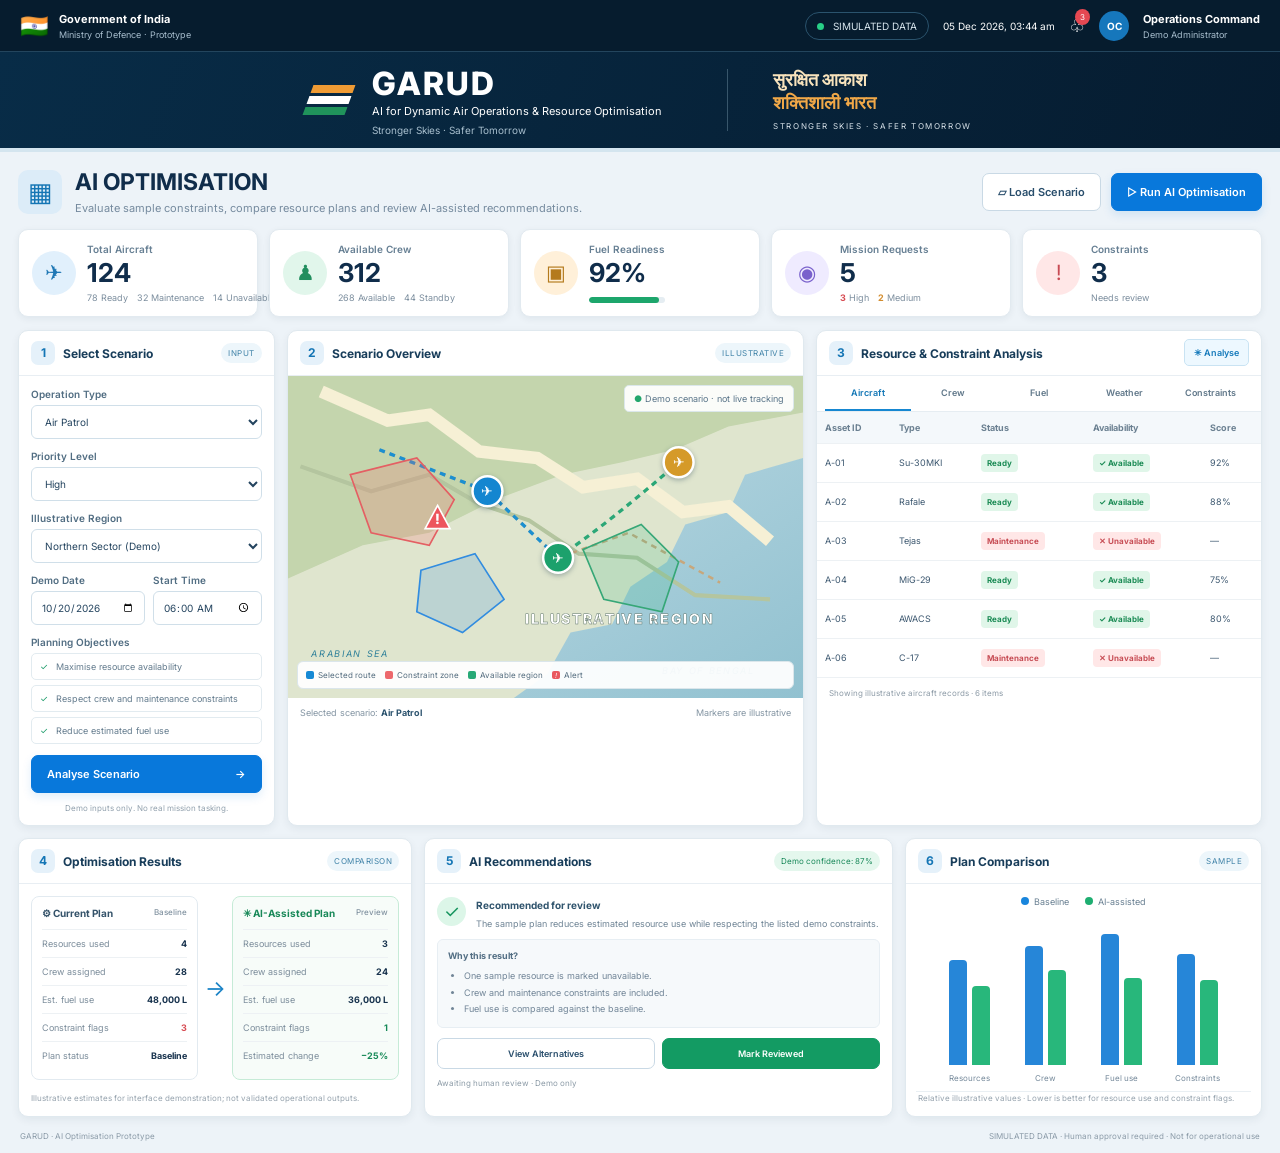
<file: aioptimize.html>
<!DOCTYPE html>
<html lang="en">
<head>
<meta charset="UTF-8"><meta name="viewport" content="width=device-width, initial-scale=1.0">
<title>GARUD | AI Optimisation</title>
<link rel="preconnect" href="https://fonts.googleapis.com">
<link href="https://fonts.googleapis.com/css2?family=Inter:wght@400;500;600;700;800&display=swap" rel="stylesheet">

</head>
<body>

    
<header class="topbar">
  <div class="gov"><span class="flag">🇮🇳</span><div><b>Government of India</b><small>Ministry of Defence · Prototype</small></div></div>
  <div class="topright"><span class="live"><i></i> SIMULATED DATA</span><span id="date"></span><span class="bell">♧<em>3</em></span><span class="avatar">OC</span><div><b>Operations Command</b><small>Demo Administrator</small></div></div>
</header>

<header class="brandbar">
  <div class="brand-symbol"><span></span><span></span><span></span></div>
  <div class="brand"><h1>GARUD</h1><p>AI for Dynamic Air Operations &amp; Resource Optimisation</p><small>Stronger Skies · Safer Tomorrow</small></div>
  <div class="motto"><b>सुरक्षित आकाश<br><span>शक्तिशाली भारत</span></b><small>STRONGER SKIES · SAFER TOMORROW</small></div>
</header>
<main>
  <section class="heading">
    <div class="heading-title"><div class="big-icon">▦</div><div><h2>AI OPTIMISATION</h2><p>Evaluate sample constraints, compare resource plans and review AI-assisted recommendations.</p></div></div>
    <div class="heading-actions"><button class="btn outline" id="loadBtn">▱ Load Scenario</button><button class="btn primary" id="runBtn">▷ Run AI Optimisation</button></div>
  </section>
  <section class="metrics">
    <article class="metric"><span class="metric-icon blue">✈</span><div><small>Total Aircraft</small><strong>124</strong><p>78 Ready &nbsp; 32 Maintenance &nbsp; 14 Unavailable</p></div></article>
    <article class="metric"><span class="metric-icon green">♟</span><div><small>Available Crew</small><strong>312</strong><p>268 Available &nbsp; 44 Standby</p></div></article>
    <article class="metric"><span class="metric-icon amber">▣</span><div><small>Fuel Readiness</small><strong>92%</strong><div class="progress"><span style="width:92%"></span></div></div></article>
    <article class="metric"><span class="metric-icon purple">◉</span><div><small>Mission Requests</small><strong id="requests">5</strong><p><b class="redtext">3</b> High &nbsp; <b class="orangetext">2</b> Medium</p></div></article>
    <article class="metric"><span class="metric-icon red">!</span><div><small>Constraints</small><strong id="constraintCount">3</strong><p>Needs review</p></div></article>
  </section>
  <section class="workgrid">
    <article class="panel scenario">
      <div class="panelhead"><h3><span class="step">1</span> Select Scenario</h3><span class="tiny-tag">INPUT</span></div>
      <div class="formbody">
        <label>Operation Type<select id="operation"><option>Air Patrol</option><option>Search &amp; Rescue (Demo)</option><option>Logistics Support</option><option>Surveillance (Demo)</option></select></label>
        <label>Priority Level<select id="priority"><option>High</option><option>Medium</option><option>Routine</option></select></label>
        <label>Illustrative Region<select id="region"><option>Northern Sector (Demo)</option><option>Western Sector (Demo)</option><option>Central Sector (Demo)</option><option>Eastern Sector (Demo)</option></select></label>
        <div class="twofields"><label>Demo Date<input type="date" id="missionDate" value="2026-10-20"></label><label>Start Time<input type="time" id="missionTime" value="06:00"></label></div>
        <label>Planning Objectives<div class="objectives"><span>✓</span> Maximise resource availability</div><div class="objectives"><span>✓</span> Respect crew and maintenance constraints</div><div class="objectives"><span>✓</span> Reduce estimated fuel use</div></label>
        <button class="btn primary full" id="proceedBtn">Analyse Scenario <span>→</span></button>
        <p class="disclaimer">Demo inputs only. No real mission tasking.</p>
      </div>
    </article>
    <article class="panel map-panel">
      <div class="panelhead"><h3><span class="step">2</span> Scenario Overview</h3><span class="tiny-tag">ILLUSTRATIVE</span></div>
      <div class="map">
        <svg viewBox="0 0 620 390" preserveAspectRatio="xMidYMid slice" aria-label="Illustrative map">
          <defs><linearGradient id="sea" x1="0" x2="1" y1="0" y2="1"><stop stop-color="#c8e0e8"/><stop offset="1" stop-color="#91c1d0"/></linearGradient></defs>
          <rect width="620" height="390" fill="url(#sea)"/>
          <path d="M0 0H620V100L550 120 530 165 478 180 456 225 412 255 390 300 340 310 312 360 270 390H0Z" fill="#dfe5ce"/>
          <path d="M0 0H620V45L530 62 465 90 402 105 330 120 250 150 170 190 90 205 0 245Z" fill="#c4d5ad"/>
          <path d="M40 20L120 55 170 48 230 92 300 100 355 135 420 125 475 165 530 158 580 200" stroke="#f6f0d5" stroke-width="15" fill="none"/>
          <path d="M15 110L100 140 170 120 230 155 290 175 350 215 420 220 490 265 580 270" stroke="#b4c59f" stroke-width="5" fill="none"/>
          <path d="M110 90L240 140 325 220 410 190 520 250" stroke="#c7a77c" stroke-width="3" stroke-dasharray="7 6" fill="none"/>
          <path d="M110 90L240 140 325 220" stroke="#1c8fd0" stroke-width="4" stroke-dasharray="7 6" fill="none"/>
          <path d="M325 220Q390 175 470 105" stroke="#2ba777" stroke-width="4" stroke-dasharray="7 6" fill="none"/>
          <path d="M75 120L155 100 200 150 170 205 100 190Z" fill="#f76b6b" fill-opacity=".22" stroke="#e45f63" stroke-width="2"/>
          <path d="M355 210L425 180 470 225 450 285 380 270Z" fill="#3ab881" fill-opacity=".2" stroke="#36a777" stroke-width="2"/>
          <path d="M160 235L225 215 260 270 210 310 155 285Z" fill="#318ce0" fill-opacity=".2" stroke="#318ce0" stroke-width="2"/>
          <g class="map-pin" data-pin="A-01" transform="translate(240 140)"><circle r="18"/><text y="6">✈</text></g>
          <g class="map-pin greenpin" data-pin="B-02" transform="translate(325 220)"><circle r="18"/><text y="6">✈</text></g>
          <g class="map-pin goldpin" data-pin="C-03" transform="translate(470 105)"><circle r="18"/><text y="6">✈</text></g>
          <g class="threat" transform="translate(180 172)"><path d="M0 -15L15 13H-15Z"/><text y="7">!</text></g>
          <text x="285" y="300" class="maplabel">ILLUSTRATIVE REGION</text><text x="28" y="340" class="waterlabel">ARABIAN SEA</text><text x="450" y="360" class="waterlabel">BAY OF BENGAL</text>
        </svg>
        <div class="mapchip">● Demo scenario · not live tracking</div>
        <div class="legend"><span><i class="lblue"></i> Selected route</span><span><i class="lred"></i> Constraint zone</span><span><i class="lgreen"></i> Available region</span><span><i class="lthreat">!</i> Alert</span></div>
      </div>
      <div class="mapfoot"><span>Selected scenario: <b id="scenarioName">Air Patrol</b></span><span>Markers are illustrative</span></div>
    </article>
    <article class="panel availability">
      <div class="panelhead"><h3><span class="step">3</span> Resource &amp; Constraint Analysis</h3><button class="mini-btn" id="analyseBtn">✳ Analyse</button></div>
      <div class="tabs" id="tabs"><button class="tab active" data-tab="Aircraft">Aircraft</button><button class="tab" data-tab="Crew">Crew</button><button class="tab" data-tab="Fuel">Fuel</button><button class="tab" data-tab="Weather">Weather</button><button class="tab" data-tab="Constraints">Constraints</button></div>
      <div class="tablewrap"><table><thead><tr id="tableHead"><th>Asset ID</th><th>Type</th><th>Status</th><th>Availability</th><th>Score</th></tr></thead><tbody id="tableBody"></tbody></table></div>
      <div class="tablefoot" id="tableFoot">Showing illustrative sample records · 6 items</div>
    </article>
  </section>
  <section class="results-grid">
    <article class="panel results">
      <div class="panelhead"><h3><span class="step">4</span> Optimisation Results</h3><span class="tiny-tag">COMPARISON</span></div>
      <div class="plancompare">
        <div class="plan manual"><div class="plantitle">⚙ Current Plan <small>Baseline</small></div><div class="planrow"><span>Resources used</span><b id="baseResources">4</b></div><div class="planrow"><span>Crew assigned</span><b id="baseCrew">28</b></div><div class="planrow"><span>Est. fuel use</span><b id="baseFuel">48,000 L</b></div><div class="planrow"><span>Constraint flags</span><b class="redtext" id="baseRisk">3</b></div><div class="planrow"><span>Plan status</span><b>Baseline</b></div></div>
        <div class="arrow">→</div>
        <div class="plan optimised"><div class="plantitle">✳ AI-Assisted Plan <small id="resultStatus">Preview</small></div><div class="planrow"><span>Resources used</span><b id="optResources">3</b></div><div class="planrow"><span>Crew assigned</span><b id="optCrew">24</b></div><div class="planrow"><span>Est. fuel use</span><b id="optFuel">36,000 L</b></div><div class="planrow"><span>Constraint flags</span><b class="greentext" id="optRisk">1</b></div><div class="planrow"><span>Estimated change</span><b class="greentext" id="saving">−25%</b></div></div>
      </div>
      <p class="smallnote">Illustrative estimates for interface demonstration; not validated operational outputs.</p>
    </article>
    <article class="panel recommendations">
      <div class="panelhead"><h3><span class="step">5</span> AI Recommendations</h3><span class="confidence" id="confidence">Demo confidence: 87%</span></div>
      <div class="recommend-card"><div class="checkmark">✓</div><div><b id="recommendTitle">Recommended for review</b><p id="recommendText">The sample plan reduces estimated resource use while respecting the listed demo constraints.</p></div></div>
      <div class="reasonbox"><b>Why this result?</b><ul id="reasons"><li>One sample resource is marked unavailable.</li><li>Crew and maintenance constraints are included.</li><li>Fuel use is compared against the baseline.</li></ul></div>
      <div class="recommend-actions"><button class="btn outline" id="alternativesBtn">View Alternatives</button><button class="btn greenbtn" id="reviewBtn">Mark Reviewed</button></div>
      <p class="review-status" id="reviewStatus">Awaiting human review · Demo only</p>
    </article>
    <article class="panel chart-panel">
      <div class="panelhead"><h3><span class="step">6</span> Plan Comparison</h3><span class="tiny-tag">SAMPLE</span></div>
      <div class="chart-legend"><span><i class="bluekey"></i> Baseline</span><span><i class="greenkey"></i> AI-assisted</span></div>
      <div class="bars">
        <div class="bar-group"><div class="bar-pair"><span class="bar b1" style="height:72%"></span><span class="bar g1" style="height:54%"></span></div><small>Resources</small></div>
        <div class="bar-group"><div class="bar-pair"><span class="bar b1" style="height:82%"></span><span class="bar g1" style="height:65%"></span></div><small>Crew</small></div>
        <div class="bar-group"><div class="bar-pair"><span class="bar b1" style="height:90%"></span><span class="bar g1" style="height:60%"></span></div><small>Fuel use</small></div>
        <div class="bar-group"><div class="bar-pair"><span class="bar b1" style="height:76%"></span><span class="bar g1" style="height:58%"></span></div><small>Constraints</small></div>
      </div>
      <p class="smallnote">Relative illustrative values · Lower is better for resource use and constraint flags.</p>
    </article>
  </section>
  <footer><span>GARUD · AI Optimisation Prototype</span><span>SIMULATED DATA · Human approval required · Not for operational use</span></footer>
</main>
<div class="toast" id="toast" role="status"></div>
<script src="ai.js"></script>
</body></html>

<style>*{box-sizing:border-box} :root{--navy:#06253d;--navy2:#0b3654;--blue:#0878d8;--green:#159c68;--text:#17324d;--muted:#788b9d;--line:#e0e9f0;--bg:#edf3f8}body{margin:0;background:var(--bg);font-family:Inter,Arial,sans-serif;color:var(--text);font-size:12px}.topbar{height:52px;background:#061c2e;color:white;display:flex;align-items:center;justify-content:space-between;padding:0 20px;border-bottom:1px solid #23455d}.gov,.topright{display:flex;align-items:center;gap:10px}.flag{font-size:23px}.gov b,.topright b{display:block;font-size:11px}.gov small,.topright small{display:block;color:#a7bdcd;font-size:9px;margin-top:3px}.topright{gap:14px;font-size:10px}.live{border:1px solid #2a536d;border-radius:18px;padding:7px 11px;color:#d7e5ed;white-space:nowrap}.live i{display:inline-block;width:7px;height:7px;background:#28cf87;border-radius:50%;margin-right:6px}.bell{font-size:18px;position:relative}.bell em{position:absolute;right:-5px;top:-6px;font-style:normal;font-size:8px;background:#e54852;border-radius:50%;padding:3px 5px}.avatar{display:grid;place-items:center;width:30px;height:30px;background:#1677bc;border-radius:50%;font-weight:700}.brandbar{height:100px;background:linear-gradient(110deg,#082c47,#061c30);color:#fff;display:flex;align-items:center;justify-content:center;position:relative;border-bottom:4px solid #d4e5ef}.brand-symbol{margin-right:22px;display:flex;flex-direction:column;gap:3px;transform:skew(-20deg)}.brand-symbol span{width:42px;height:8px;background:#ef9b34}.brand-symbol span:nth-child(2){background:#fff}.brand-symbol span:nth-child(3){background:#20935b}.brand h1{font-size:32px;letter-spacing:2px;margin:0;font-weight:800}.brand p{margin:1px 0 4px;font-size:11px}.brand small{color:#a8bfce;font-size:10px}.motto{border-left:1px solid #38566b;padding-left:45px;margin-left:65px;color:#f8e3bc}.motto b{font-size:18px;line-height:1.25}.motto b span{color:#f0a848}.motto small{display:block;letter-spacing:1.6px;font-size:8px;margin-top:7px;color:#d7e1e8}main{padding:16px 18px 12px;max-width:1800px;margin:auto}.heading{display:flex;align-items:center;justify-content:space-between;gap:15px;margin-bottom:14px}.heading-title{display:flex;align-items:center;gap:13px}.big-icon{width:44px;height:44px;border-radius:10px;background:#dcecf8;color:#1475b4;display:grid;place-items:center;font-size:26px}.heading h2{font-size:23px;margin:0;color:#102d4b}.heading p{font-size:11px;color:#758a9e;margin:5px 0 0}.heading-actions{display:flex;gap:10px}.btn{border-radius:7px;padding:11px 15px;font:600 11px Inter;cursor:pointer;transition:.18s;white-space:nowrap}.btn:hover,.mini-btn:hover{filter:brightness(.97);transform:translateY(-1px)}.outline{background:#fff;border:1px solid #c9d9e5;color:#294e6c}.primary{background:#0878db;border:1px solid #0878db;color:white;box-shadow:0 4px 10px #0878db20}.metrics{display:grid;grid-template-columns:repeat(5,minmax(0,1fr));gap:11px;margin-bottom:13px}.metric{display:flex;align-items:center;gap:11px;background:#fff;border:1px solid #e2eaf0;border-radius:10px;padding:13px;min-width:0;box-shadow:0 2px 7px #0a2d4610}.metric-icon{width:44px;height:44px;border-radius:50%;display:grid;place-items:center;font-size:21px;flex-shrink:0}.metric-icon.blue{background:#e1f0fc;color:#2078b5}.metric-icon.green{background:#e1f6eb;color:#218e5e}.metric-icon.amber{background:#fff0d9;color:#b47a1d}.metric-icon.purple{background:#efebff;color:#7961cc}.metric-icon.red{background:#ffe7e7;color:#c84b54}.metric small{display:block;color:#667f93;font-size:10px;font-weight:600;white-space:nowrap}.metric strong{display:block;font-size:26px;line-height:1.25;margin:2px 0;color:#102d4b}.metric p{margin:0;color:#7c8e9e;font-size:9px;white-space:nowrap}.progress{height:6px;background:#e5edf2;border-radius:8px;margin-top:7px;overflow:hidden}.progress span{display:block;height:100%;background:#1da66c;border-radius:8px}.redtext{color:#d74b52!important}.orangetext{color:#d28c2e!important}.greentext{color:#168957!important}.workgrid{display:grid;grid-template-columns:minmax(225px,.72fr) minmax(350px,1.45fr) minmax(360px,1.25fr);gap:12px;align-items:stretch}.panel{background:#fff;border:1px solid #e0e9ef;border-radius:10px;overflow:hidden;box-shadow:0 3px 9px #0b2f4710;min-width:0}.panelhead{height:45px;padding:0 12px;display:flex;align-items:center;justify-content:space-between;gap:8px;border-bottom:1px solid #e8eef3}.panelhead h3{font-size:12px;margin:0;color:#183d5a;white-space:nowrap}.step{display:inline-grid;place-items:center;background:#e5f1fa;color:#1475b5;width:24px;height:24px;border-radius:7px;margin-right:5px;font-size:12px}.tiny-tag{font-size:8px;letter-spacing:.5px;color:#4083a8;background:#edf6fb;border-radius:10px;padding:5px 7px;white-space:nowrap}.formbody{padding:12px}.formbody label{display:block;font-size:10px;color:#516d82;font-weight:600;margin-bottom:11px}.formbody select,.formbody input{display:block;width:100%;height:34px;border:1px solid #d0dfe9;border-radius:6px;background:#fff;padding:0 9px;margin-top:5px;font:10px Inter;color:#24445f;outline:none}.formbody select:focus,.formbody input:focus{border-color:#2788cf;box-shadow:0 0 0 2px #2788cf19}.twofields{display:grid;grid-template-columns:1fr 1fr;gap:8px}.objectives{font-size:9px;font-weight:400;padding:7px 8px;border:1px solid #e2ebf0;border-radius:5px;margin-top:5px;color:#637b8d}.objectives span{color:#159965;margin-right:5px}.full{width:100%;display:flex;justify-content:space-between}.disclaimer{font-size:8px;color:#91a0ad;text-align:center;margin:10px 0 0}.map{height:322px;position:relative;background:#cfe4e8;overflow:hidden}.map svg{width:100%;height:100%;display:block}.map-pin{cursor:pointer;filter:drop-shadow(0 2px 3px #12334c55)}.map-pin circle{fill:#1486d0;stroke:#fff;stroke-width:3}.map-pin text{font-size:17px;text-anchor:middle;fill:#fff}.greenpin circle{fill:#1ca16c}.goldpin circle{fill:#d59a29}.threat path{fill:#ed555d;stroke:#fff;stroke-width:2}.threat text{fill:#fff;text-anchor:middle;font-weight:800;font-size:17px}.maplabel{font-size:17px;letter-spacing:2px;font-weight:800;fill:#fff;stroke:#536b61;stroke-width:.5}.waterlabel{font-size:11px;letter-spacing:2px;fill:#2f809a;font-style:italic}.mapchip{position:absolute;right:9px;top:9px;background:#ffffffed;border:1px solid #dbe7eb;border-radius:5px;padding:7px 9px;font-size:9px;color:#597488}.mapchip:first-letter{color:#21a66c}.legend{position:absolute;bottom:9px;left:9px;right:9px;background:#fffffff0;border:1px solid #dbe6eb;border-radius:6px;padding:8px;display:flex;gap:9px;flex-wrap:wrap;font-size:8px;color:#526b7d}.legend span{display:flex;align-items:center;gap:4px}.legend i{display:inline-block;width:8px;height:8px;border-radius:2px}.lblue{background:#1689d4}.lred{background:#ed686c}.lgreen{background:#28a976}.lthreat{background:#e9575e;color:#fff;text-align:center;font-size:7px}.mapfoot{display:flex;justify-content:space-between;padding:9px 12px;font-size:9px;color:#8495a3}.mapfoot b{color:#2c536e}.mini-btn{border:1px solid #c9e3f3;background:#edf8ff;color:#1479bb;padding:7px 9px;border-radius:5px;font:600 9px Inter;cursor:pointer}.tabs{display:flex;gap:0;border-bottom:1px solid #e6edf2;padding:0 8px}.tab{flex:1;border:0;border-bottom:2px solid transparent;background:white;color:#61788a;padding:11px 4px;font:600 9px Inter;cursor:pointer}.tab.active{border-bottom-color:#1687d1;color:#1377b6}.tablewrap{overflow-x:auto}table{border-collapse:collapse;width:100%;font-size:9px;white-space:nowrap}th{background:#f4f8fb;color:#6b8091;text-align:left;font-weight:700;padding:10px 8px}td{padding:10px 8px;border-top:1px solid #edf1f4;color:#3d5870}td .status{display:inline-block;padding:4px 6px;border-radius:4px;font-size:8px;font-weight:700}.ready{background:#e0f6e9;color:#1b8b55}.maint{background:#fff0e3;color:#c77721}.unavailable{background:#ffe7e7;color:#c74d55}.tablefoot{padding:10px 12px;font-size:8px;color:#8c9aa6;border-top:1px solid #edf1f4}.results-grid{display:grid;grid-template-columns:minmax(290px,1.05fr) minmax(340px,1.25fr) minmax(250px,.95fr);gap:12px;margin-top:12px}.plancompare{display:grid;grid-template-columns:1fr 20px 1fr;gap:7px;padding:12px}.plan{border:1px solid #e2eaf0;border-radius:8px;padding:10px;min-width:0}.plan.optimised{border-color:#c6ebd7;background:#f7fcf9}.plantitle{font-size:10px;font-weight:700;color:#35536a;margin-bottom:10px}.plantitle small{float:right;font-size:8px;font-weight:500;color:#8293a1}.optimised .plantitle{color:#188858}.planrow{display:flex;justify-content:space-between;gap:5px;padding:8px 0;border-top:1px solid #edf1f4;font-size:9px}.planrow span{color:#7c8d9b}.planrow b{font-size:9px;text-align:right}.arrow{display:grid;place-items:center;color:#1a83c6;font-size:22px}.smallnote{font-size:8px;color:#95a2ad;line-height:1.5;padding:0 12px 12px;margin:0}.recommend-card{display:flex;gap:10px;padding:13px 12px 9px;align-items:flex-start}.checkmark{display:grid;place-items:center;width:29px;height:29px;background:#dcf6e8;color:#15945d;border-radius:50%;font-size:18px;flex-shrink:0}.recommend-card b{font-size:10px;color:#31556e}.recommend-card p{font-size:9px;line-height:1.55;color:#6f8495;margin:5px 0 0}.reasonbox{margin:0 12px 10px;background:#f6f9fb;border:1px solid #e7eef3;border-radius:6px;padding:10px;font-size:9px;color:#526e83}.reasonbox ul{margin:7px 0 0;padding-left:16px;line-height:1.8;color:#718597}.confidence{font-size:8px;color:#188859;background:#e4f7ed;border-radius:10px;padding:5px 7px;white-space:nowrap}.recommend-actions{display:flex;gap:7px;padding:0 12px}.recommend-actions .btn{flex:1;padding:9px 6px;font-size:9px}.greenbtn{background:#139b63;border:1px solid #139b63;color:white}.review-status{font-size:8px;color:#8b9aa6;padding:9px 12px;margin:0}.chart-legend{display:flex;justify-content:center;gap:16px;padding:12px 0 0;font-size:9px;color:#687f91}.chart-legend span{display:flex;align-items:center;gap:5px}.chart-legend i{width:8px;height:8px;border-radius:50%;display:inline-block}.bluekey{background:#1985dc}.greenkey{background:#1eae71}.bars{height:185px;display:flex;align-items:flex-end;justify-content:space-around;padding:12px 15px 0;border-bottom:1px solid #e9eff3;margin:0 10px}.bar-group{height:100%;display:flex;flex-direction:column;justify-content:flex-end;align-items:center;gap:8px;flex:1}.bar-pair{height:145px;display:flex;align-items:flex-end;gap:5px}.bar{width:18px;border-radius:4px 4px 0 0;display:block;min-height:6px}.b1{background:#2686d8}.g1{background:#28b77b}.bar-group small{font-size:8px;color:#75899a;margin-bottom:8px}footer{display:flex;justify-content:space-between;padding:14px 2px 0;font-size:8px;color:#8a9aa7}.toast{position:fixed;right:20px;bottom:20px;background:#082b45;color:#fff;padding:12px 16px;border-radius:7px;box-shadow:0 7px 25px #001e3155;opacity:0;transform:translateY(8px);transition:.2s;pointer-events:none;z-index:20;font-size:11px}.toast.show{opacity:1;transform:translateY(0)}@media(max-width:1200px){.workgrid{grid-template-columns:minmax(220px,.7fr) minmax(320px,1.2fr)}.availability{grid-column:1/-1}.results-grid{grid-template-columns:1fr 1fr}.chart-panel{grid-column:1/-1}.metrics{grid-template-columns:repeat(3,minmax(0,1fr))}.chart-panel .bars{height:150px}}@media(max-width:760px){.topbar{padding:0 10px}.topright{gap:7px}.topright>div,.topright #date{display:none}.brandbar{height:80px}.brand h1{font-size:26px}.brand p{font-size:9px}.brand small{font-size:8px}.motto{display:none}.heading{align-items:flex-start;flex-direction:column}.heading-actions{width:100%}.heading-actions .btn{flex:1}.metrics{grid-template-columns:repeat(2,minmax(0,1fr))}.workgrid,.results-grid{grid-template-columns:1fr}.availability,.chart-panel{grid-column:auto}.map{height:280px}main{padding:12px 9px}.panelhead h3{font-size:11px}.metric{padding:10px 8px;gap:7px}.metric-icon{width:34px;height:34px}.metric strong{font-size:22px}.metric p{white-space:normal;line-height:1.5}.results-grid{gap:10px}footer{gap:12px}footer span:last-child{text-align:right}}</style>
</file>
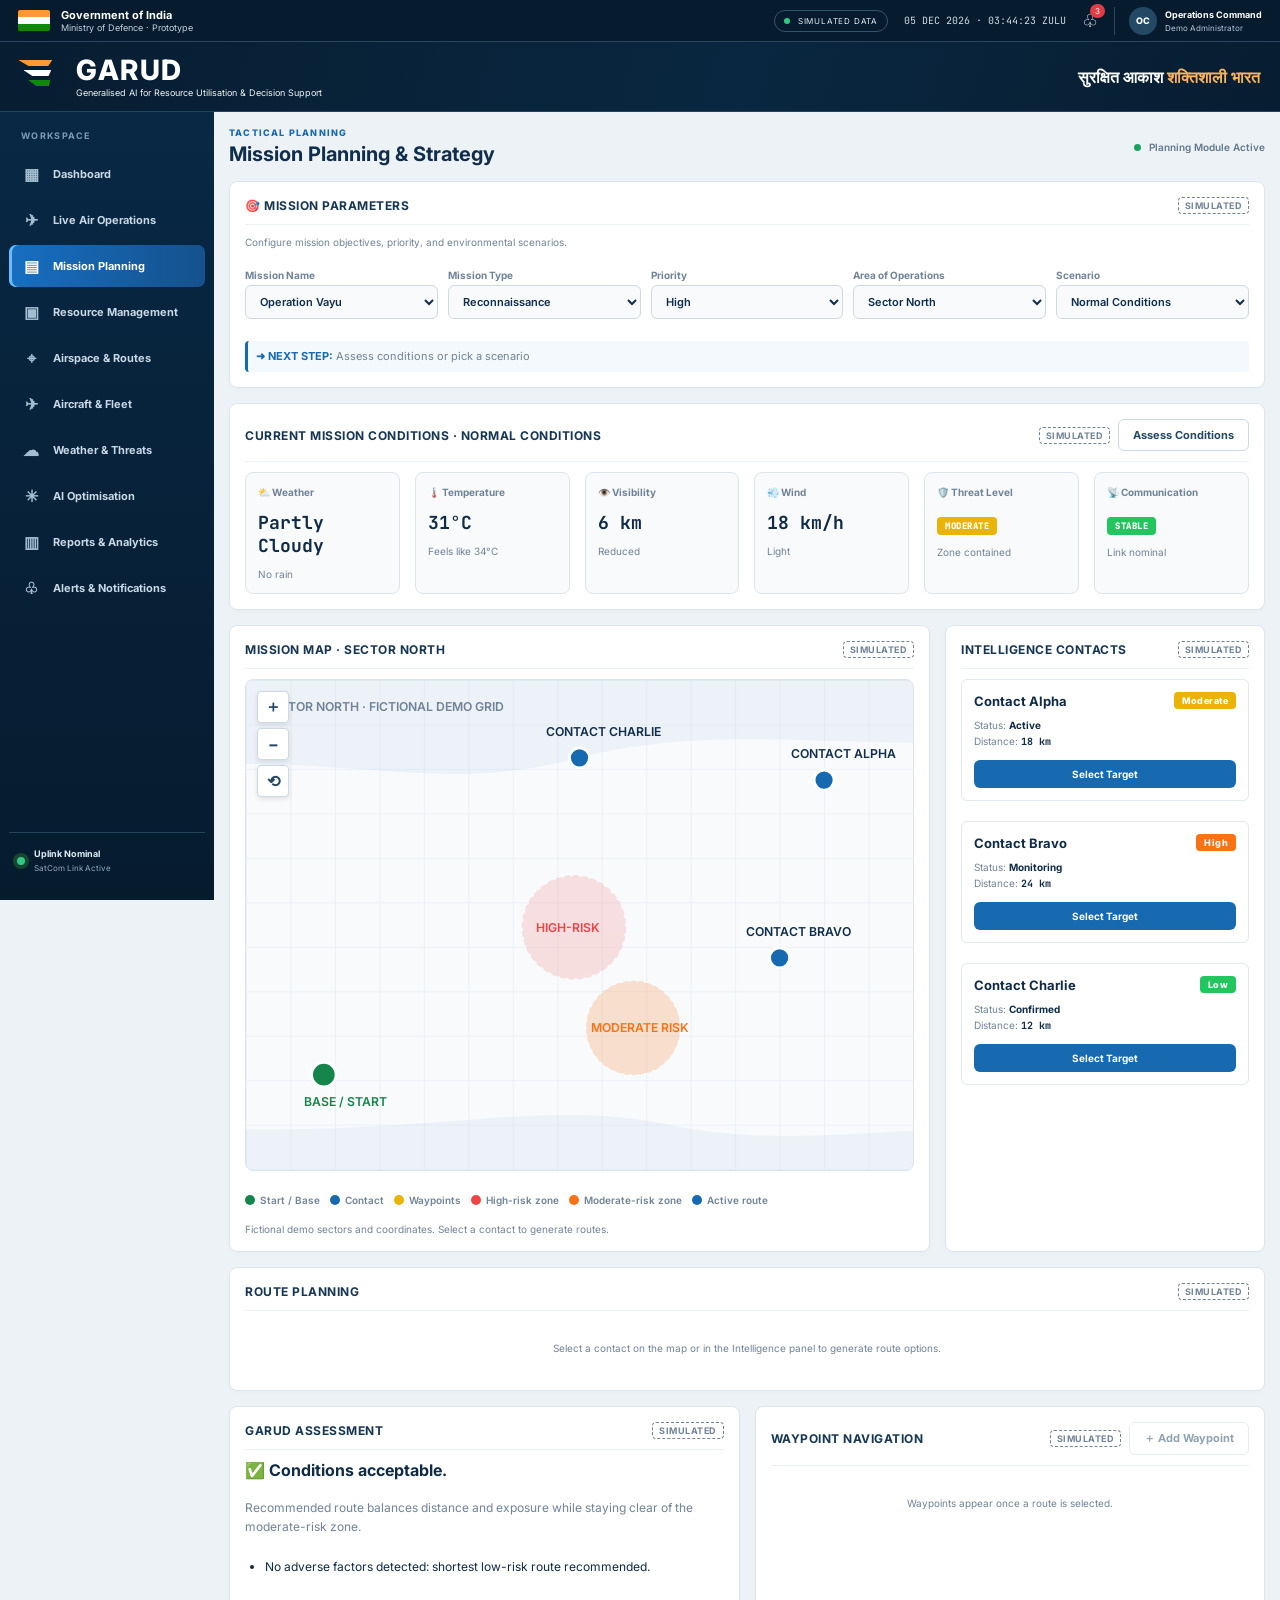
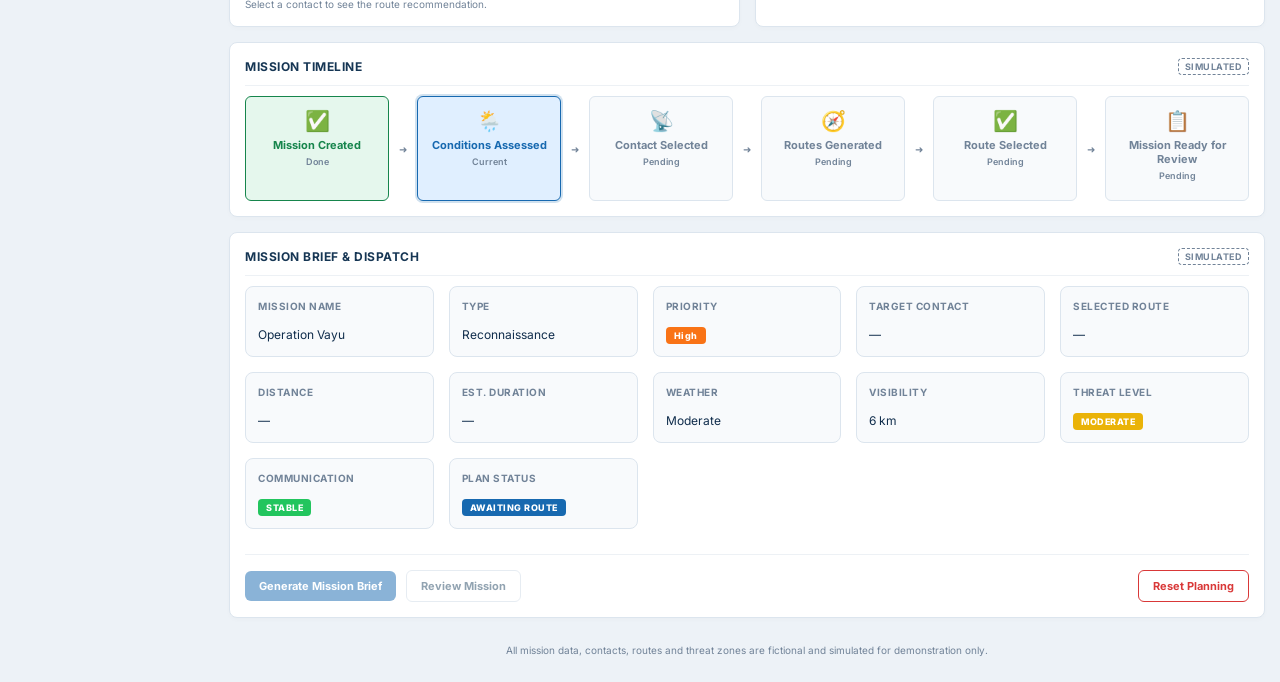
<file: missionplan.html>
<!DOCTYPE html>
<html lang="en">
<head>
<meta charset="UTF-8">
<meta name="viewport" content="width=device-width, initial-scale=1.0">
<title>GARUD AI | Mission Planning</title>
<link rel="preconnect" href="https://fonts.googleapis.com">
<link href="https://fonts.googleapis.com/css2?family=Inter:wght@400;500;600;700;800&family=JetBrains+Mono:wght@500;700;800&display=swap" rel="stylesheet">
<style>
/* --- Light Theme Variables --- */
:root {
  --navy: #061b2e; --navy2: #0a2b46; --blue: #1769b0; --ink: #102b46; 
  --muted: #718398; --line: #dce5ee; --bg: #edf2f7; --green: #16854c; 
  --amber: #c78319; --red: #d93838; --accent: #1769b0;
  --mono: 'JetBrains Mono', monospace;
  --in: #f4f7fc;
}
* { box-sizing: border-box; margin: 0; padding: 0; }
body { font-family: 'Inter', Arial, sans-serif; background: var(--bg); color: var(--ink); font-size: 13px; }
button, input, select { font: inherit; outline: none; }
button { cursor: pointer; }
a { text-decoration: none; }

/* --- Topbar & Header --- */
.topbar { height: 42px; background: #061b2e; color: #fff; display: flex; align-items: center; justify-content: space-between; padding: 0 18px; border-bottom: 1px solid #29465e; gap: 14px; position: sticky; top: 0; z-index: 2000; }
.gov-brand, .top-actions, .profile, .brand-centre { display: flex; align-items: center; }
.gov-brand { gap: 11px; }
.flag { width: 32px; height: 21px; border-radius: 2px; overflow: hidden; display: flex; flex-direction: column; }
.flag i { flex: 1; } .flag i:nth-child(1) { background: #ff9933; } .flag i:nth-child(2) { background: #fff; } .flag i:nth-child(3) { background: #138808; }
.gov-brand strong { font-size: 11px; display: block; } .gov-brand span { font-size: 9px; color: #c1d0de; display: block; }
.top-actions { gap: 16px; }
.demo-pill { border: 1px solid #34546d; border-radius: 18px; padding: 5px 9px; font-size: 8px; letter-spacing: .8px; white-space: nowrap; color: #e4edf5; }
.demo-pill b { display: inline-block; width: 6px; height: 6px; background: #32c783; border-radius: 50%; margin-right: 5px; animation: pulse 2s infinite; }
.top-date { font-size: 10px; color: #d0dbe5; white-space: nowrap; font-family: var(--mono); }
.icon-button { position: relative; border: 0; background: transparent; color: #fff; font-size: 18px; }
.icon-button em { position: absolute; right: -7px; top: -6px; background: #df3c45; border-radius: 10px; padding: 2px 5px; font-size: 8px; font-style: normal; }
.profile { gap: 8px; border-left: 1px solid #29465e; padding-left: 14px; }
.avatar { height: 28px; width: 28px; border-radius: 50%; display: grid; place-items: center; background: #244965; font-size: 9px; font-weight: 800; }
.profile strong { font-size: 9px; display: block; } .profile small { font-size: 8px; color: #b8c9d8; display: block; margin-top: 3px; }

.brand-header { min-height: 70px; background: linear-gradient(105deg, #071d31 0%, #092740 58%, #071d31 100%); color: white; display: flex; align-items: center; justify-content: space-between; padding: 0 20px; border-bottom: 1px solid #23445d; position: sticky; top: 42px; z-index: 1999; }
.brand-centre { gap: 12px; }
.garud-emblem { width: 44px; height: 38px; position: relative; display: grid; place-items: center; }
.garud-emblem .wing { position: absolute; left: 0; top: 2px; width: 34px; height: 6px; background: #ff9933; transform: skewX(30deg); clip-path: polygon(0 0, 100% 0, 78% 100%, 20% 100%); }
.garud-emblem .wing.w2 { top: 12px; background: #fff; width: 28px; left: 5px; }
.garud-emblem .wing.w3 { top: 22px; background: #138808; width: 22px; left: 10px; }
.brand-title h1 { font-size: 28px; font-weight: 800; letter-spacing: 1.6px; color: #fff; line-height: 1; }
.brand-title .full-form { font-size: 9px; color: #f1f5f8; margin-top: 3px; }
.motto { text-align: right; }
.motto strong { font-size: 16px; color: #fff; }
.motto .saffron { color: #ffb35e; }

/* --- App Shell & Sidebar --- */
.app-shell { display: flex; min-height: calc(100vh - 112px); }
.sidebar { width: 214px; flex-shrink: 0; background: linear-gradient(180deg, #082844, #061b2e); color: #c7d5e3; padding: 15px 9px 12px; display: flex; flex-direction: column; position: sticky; top: 112px; height: calc(100vh - 112px); overflow-y: auto; }
.sidebar-label { font-size: 9px; letter-spacing: 1.3px; color: #7f9bb3; padding: 3px 12px 12px; font-weight: 700; }
.nav-item { width: 100%; border: 0; background: transparent; color: #c8d7e5; display: flex; align-items: center; gap: 12px; text-align: left; padding: 11px 12px; border-radius: 7px; margin-bottom: 4px; font-size: 11px; transition: .18s; text-decoration: none; font-weight: 700; }
.nav-item:hover { background: #123c5e; color: #fff; }
.nav-item.active { background: linear-gradient(90deg, #176fc2, #15518c); color: #fff; box-shadow: inset 3px 0 #65bdff; }
.nav-icon { width: 20px; text-align: center; font-size: 16px; color: #a5bdd0; flex-shrink: 0; }
.nav-item.active .nav-icon { color: #fff; }
.sidebar-bottom { margin-top: auto; padding-top: 20px; }
.side-status { display: flex; align-items: center; gap: 9px; border-top: 1px solid #28445a; padding: 15px 8px; }
.pulse { width: 8px; height: 8px; background: #32c783; border-radius: 50%; box-shadow: 0 0 0 4px #164631; flex-shrink: 0; animation: pulse 2s infinite; }
.side-status b { font-size: 9px; color: #e2edf6; display: block; }
.side-status small { font-size: 8px; color: #91a9bf; margin-top: 4px; display: block; }

/* --- Main Content --- */
.main-content { flex: 1; min-width: 0; padding: 15px; display: flex; flex-direction: column; gap: 15px; background: #edf2f7; }
.page-heading { display: flex; align-items: center; justify-content: space-between; }
.eyebrow { font-size: 9px; font-weight: 800; letter-spacing: 1.2px; color: var(--blue); margin-bottom: 4px; }
.page-heading h2 { font-size: 20px; color: #102d4c; }
.heading-actions { display: flex; gap: 12px; align-items: center; }
.updated { font-size: 10px; color: #61778b; font-weight: 600; }
.green-dot { display: inline-block; width: 7px; height: 7px; background: #1aa35e; border-radius: 50%; margin-right: 5px; animation: pulse 2s infinite; }

/* --- UI Components --- */
.p { background: #fff; border: 1px solid #dce5ee; border-radius: 8px; padding: 15px; box-shadow: 0 2px 5px rgba(0,0,0,0.02); display: flex; flex-direction: column; gap: 10px; }
.p h3 { margin: 0; font-size: 12px; color: #163654; text-transform: uppercase; letter-spacing: 0.5px; display: flex; justify-content: space-between; align-items: center; border-bottom: 1px solid #edf1f5; padding-bottom: 10px; }
.p h3 span { display: flex; align-items: center; gap: 8px; }
.kv { font-size: 20px; font-weight: 700; font-family: var(--mono); color: var(--ink); margin-top: 2px; }
.mt { color: var(--muted); font-size: 10px; line-height: 1.4; }
.sim { font-size: 9px; border: 1px dashed var(--muted); color: var(--muted); border-radius: 4px; padding: 2px 6px; font-weight: 700; letter-spacing: 0.5px; }

button, select, input { font: inherit; color: var(--ink); }
.bt { background: var(--blue); color: #fff; border: 0; border-radius: 6px; padding: 8px 14px; font-weight: 700; font-size: 11px; transition: 0.2s; display: inline-flex; align-items: center; justify-content: center; gap: 6px; }
.bt:hover { background: #12568f; }
.bt.o { background: #fff; border: 1px solid #cdd9e5; color: #254864; }
.bt.o:hover { background: #f3f8fc; border-color: var(--blue); color: var(--blue); }
.bt.o.on { border-color: var(--blue); color: var(--blue); background: #e0efff; }
.bt:disabled { opacity: 0.5; cursor: not-allowed; }
select, input[type=text] { background: #f8fafc; border: 1px solid #cdd9e5; border-radius: 6px; padding: 8px 10px; font-size: 11px; font-weight: 600; color: #102d4c; width: 100%; }

.g { display: grid; gap: 15px; }
.g2 { grid-template-columns: repeat(auto-fit, minmax(300px, 1fr)); }
.k { grid-template-columns: repeat(auto-fit, minmax(140px, 1fr)); }
.bar { display: flex; gap: 10px; flex-wrap: wrap; align-items: center; }
.tag { display: inline-block; padding: 3px 8px; border-radius: 4px; font-size: 9px; font-weight: 800; color: #fff; letter-spacing: 0.5px; }

/* --- Specific Layouts --- */
.mpg { display: grid; grid-template-columns: minmax(0, 1fr) 320px; gap: 15px; }
@media(max-width:1000px) { .mpg { grid-template-columns: 1fr; } }
.chg { border-color: #f97316 !important; box-shadow: 0 0 0 2px #f9731633 !important; }
.mph { display: grid; grid-template-columns: repeat(auto-fit, minmax(140px, 1fr)); gap: 10px; }
.mph label { font-size: 10px; color: var(--muted); font-weight: 700; display: flex; flex-direction: column; gap: 4px; }

/* --- Map Specifics --- */
.mpz { position: absolute; top: 12px; left: 12px; display: flex; flex-direction: column; gap: 5px; z-index: 10; }
.mpz button { width: 32px; height: 32px; padding: 0; font-size: 16px; background: #fff; box-shadow: 0 2px 5px rgba(0,0,0,0.1); border: 1px solid #dce5ee; color: #102d4c; border-radius: 4px; }
.pz { animation: pz 1.6s ease-in-out infinite; }
@keyframes pz { 50% { opacity: .45; } }
.fl { stroke-dasharray: 10 7; animation: fl 1.2s linear infinite; }
@keyframes fl { to { stroke-dashoffset: -34; } }
.lg { display: flex; flex-wrap: wrap; gap: 10px; margin-top: 10px; }
.lg span { display: inline-flex; align-items: center; gap: 5px; font-size: 10px; color: var(--muted); font-weight: 600; }
.lg i { width: 10px; height: 10px; border-radius: 50%; }

/* --- Lists & Cards --- */
.rc { border: 1px solid #e2e9f0; border-radius: 6px; padding: 12px; background: #fff; transition: 0.2s; }
.rc.on { border-color: var(--blue); box-shadow: 0 0 0 2px #1769b033; background: #f8fafc; }
.rc.rec { border-top: 3px solid var(--blue); }
.row { display: flex; gap: 10px; align-items: center; padding: 10px 0; border-top: 1px solid #edf1f5; }
.row:first-child { border-top: 0; }

/* --- Timeline --- */
.tl { display: flex; flex-wrap: wrap; gap: 10px; align-items: stretch; }
.ts { flex: 1; min-width: 120px; border: 1px solid #dce5ee; border-radius: 6px; padding: 12px 10px; background: #f8fafc; text-align: center; font-size: 11px; font-weight: 600; color: var(--muted); }
.ts.d { border-color: var(--green); background: #e5f7ed; color: var(--green); }
.ts.cur { border-color: var(--blue); box-shadow: 0 0 0 2px #1769b033; background: #e0efff; color: var(--blue); }
.ts div { font-size: 20px; margin-bottom: 5px; }

/* --- Modal --- */
.md { position: fixed; inset: 0; background: rgba(6,27,46,0.6); backdrop-filter: blur(2px); z-index: 3000; display: grid; place-items: center; padding: 16px; opacity: 0; pointer-events: none; transition: 0.2s; }
.md.show { opacity: 1; pointer-events: auto; }
.md > div { background: #fff; border: 1px solid #dce5ee; border-radius: 10px; max-width: 500px; width: 100%; max-height: 85vh; overflow: auto; padding: 20px; box-shadow: 0 20px 50px rgba(0,0,0,0.2); transform: translateY(20px); transition: 0.2s; }
.md.show > div { transform: translateY(0); }
.md ul { padding-left: 20px; font-size: 12px; color: #102d4c; line-height: 1.8; }
.md li b { font-family: var(--mono); color: var(--blue); }

@keyframes pulse { 0% { opacity: 1; } 50% { opacity: 0.5; } 100% { opacity: 1; } }
::-webkit-scrollbar { width: 6px; height: 6px; }
::-webkit-scrollbar-track { background: transparent; }
::-webkit-scrollbar-thumb { background: #b0cde8; border-radius: 10px; }
::-webkit-scrollbar-thumb:hover { background: #8faec7; }
</style>
</head>
<body>

<!-- Topbar -->
<div class="topbar">
  <div class="gov-brand">
    <div class="flag"><i></i><i></i><i></i></div>
    <div><strong>Government of India</strong><span>Ministry of Defence · Prototype</span></div>
  </div>
  <div class="top-actions">
    <span class="demo-pill"><b></b> SIMULATED DATA</span>
    <span class="top-date" id="currentDate"></span>
    <button class="icon-button" title="Notifications">♧<em>3</em></button>
    <div class="profile">
      <div class="avatar">OC</div>
      <div><strong>Operations Command</strong><small>Demo Administrator</small></div>
    </div>
  </div>
</div>

<!-- Brand Header -->
<header class="brand-header">
  <div class="brand-centre">
    <div class="garud-emblem"><i class="wing"></i><i class="wing w2"></i><i class="wing w3"></i></div>
    <div class="brand-title"><h1>GARUD <span></span></h1><p class="full-form">Generalised AI for Resource Utilisation &amp; Decision Support</p></div>
  </div>
  <div class="motto"><strong>सुरक्षित आकाश</strong> <strong class="saffron">शक्तिशाली भारत</strong></div>
</header>

<div class="app-shell">
  <!-- Sidebar -->
  <aside class="sidebar">
    <div class="sidebar-label">WORKSPACE</div>
    <a href="index.html" class="nav-item"><span class="nav-icon">▦</span>Dashboard</a>
    <a href="live-operations.html" class="nav-item"><span class="nav-icon">✈</span>Live Air Operations</a>
    <a href="mission-planning.html" class="nav-item active"><span class="nav-icon">▤</span>Mission Planning</a>
    <a href="resource-management.html" class="nav-item"><span class="nav-icon">▣</span>Resource Management</a>
    <a href="airspace-routes.html" class="nav-item"><span class="nav-icon">⌖</span>Airspace &amp; Routes</a>
    <a href="aircraft-fleet.html" class="nav-item"><span class="nav-icon">✈</span>Aircraft &amp; Fleet</a>
    <a href="weatherwatch-live.html" class="nav-item"><span class="nav-icon">☁</span>Weather &amp; Threats</a>
    <a href="aioptimize.html" class="nav-item"><span class="nav-icon">✳</span>AI Optimisation</a>
    <a href="reports-analytics.html" class="nav-item"><span class="nav-icon">▥</span>Reports &amp; Analytics</a>
    <a href="alerts-notifications.html" class="nav-item"><span class="nav-icon">♧</span>Alerts &amp; Notifications</a>
    <div class="sidebar-bottom">
      <div class="side-status">
        <span class="pulse"></span>
        <div><b>Uplink Nominal</b><small>SatCom Link Active</small></div>
      </div>
    </div>
  </aside>

  <!-- Main Content Area -->
  <main class="main-content" id="app">
    <!-- Injected by JS -->
  </main>
</div>

<script>
const SC = { Low: '#22c55e', Moderate: '#eab308', High: '#f97316', Critical: '#ef4444' };
const sevTag = s => `<span class="tag" style="background:${SC[s]}">${s}</span>`;
const SIM = '<span class="sim">SIMULATED</span>';
const log = () => {};
const $ = s => document.querySelector(s);
const sel = (f, o, v) => `<select data-f="${f}">${o.map(x => `<option ${x == v ? 'selected' : ''}>${x}</option>`).join('')}</select>`;
let S = { modal: null };

/* ===== MISSION PLANNING DATA ===== */
const MP_C = [
  { id: 'Alpha', n: 'Contact Alpha', st: 'Active', d: 18, r: 'Moderate', p: [520, 90] },
  { id: 'Bravo', n: 'Contact Bravo', st: 'Monitoring', d: 24, r: 'High', p: [480, 250] },
  { id: 'Charlie', n: 'Contact Charlie', st: 'Confirmed', d: 12, r: 'Low', p: [300, 70] }
];

const MP_S = {
  'Normal Conditions': { wx: 'Partly Cloudy', ic: '⛅', sub: 'No rain', t: 31, vis: 6, wind: 18, thr: 'MODERATE', com: 'STABLE', wl: 'Moderate', hz: 46, rec: 'A', pen: 1, ai: '✅', ah: 'Conditions acceptable.', at: 'Recommended route balances distance and exposure while staying clear of the moderate-risk zone.', r: { A: ['LOW', 'LOW'], B: ['MEDIUM', 'MEDIUM'], C: ['LOW', 'LOW'] } },
  'Adverse Weather': { wx: 'Heavy Rain', ic: '🌧️', sub: 'Heavy rain', t: 27, vis: 3, wind: 46, thr: 'MODERATE', com: 'DEGRADED', wl: 'Severe', hz: 46, rec: 'C', pen: 1.15, ai: '🌧️', ah: 'Weather conditions affecting route.', at: 'Heavy rain and high wind increase exposure on shorter routes; the alternate route is favoured.', r: { A: ['LOW', 'MEDIUM'], B: ['MEDIUM', 'HIGH'], C: ['LOW', 'LOW'] } },
  'High Threat': { wx: 'Partly Cloudy', ic: '⛅', sub: 'No rain', t: 31, vis: 6, wind: 18, thr: 'HIGH', com: 'STABLE', wl: 'Moderate', hz: 64, rec: 'A', pen: 1.05, ai: '⚠️', ah: 'Caution required.', at: 'Recommended route avoids the high-risk zone and reduces environmental exposure.', r: { A: ['LOW', 'LOW'], B: ['HIGH', 'MEDIUM'], C: ['LOW', 'LOW'] } },
  'Low Visibility': { wx: 'Dense Fog', ic: '🌫️', sub: 'Fog / mist', t: 24, vis: 2, wind: 8, thr: 'MODERATE', com: 'STABLE', wl: 'Poor', hz: 46, rec: 'C', pen: 1.2, ai: '🌫️', ah: 'Reduced visibility detected.', at: 'Alternate route favours clearer, better-marked terrain while visibility is reduced.', r: { A: ['LOW', 'MEDIUM'], B: ['HIGH', 'HIGH'], C: ['LOW', 'LOW'] } }
};

const MPC = { LOW: '#22c55e', MEDIUM: '#eab308', MODERATE: '#eab308', HIGH: '#f97316', CRITICAL: '#ef4444', STABLE: '#22c55e', DEGRADED: '#f97316', RECOMMENDED: '#1769b0' };
const mpt = x => `<span class="tag" style="background:${MPC[x] || '#38bdf8'}">${x}</span>`;

const mpInit = () => ({ mission: 'Operation Vayu', type: 'Reconnaissance', pri: 'High', area: 'Sector North', scn: 'Normal Conditions', contact: null, route: null, view: null, wps: 0, brief: false, reviewed: false, assessed: false, zoom: 1 });
const WPN = ['Alpha', 'Bravo', 'Charlie', 'Delta', 'Echo', 'Foxtrot'];
const RK = { A: 18.4, B: 15.2, C: 21.8 };
const RT = { A: 32, B: 27, C: 39 };
const RP = { A: 98, B: 0, C: 165 };
const MPB = [70, 355];

S.mp = mpInit();

function mpG(id) {
  const c = MP_C.find(x => x.id == id), B = MPB, C = c.p, dx = C[0] - B[0], dy = C[1] - B[1], L = Math.hypot(dx, dy), n = [-dy / L, dx / L], M = [B[0] + dx / 2, B[1] + dy / 2], y = M[1] - 165 * n[1], side = y > 30 && y < 410 ? 1 : -1;
  return { c, B, C, n, M, side, mz: [M[0] + side * 105 * n[0], Math.min(385, M[1] + side * 105 * n[1])] };
}

function mpPts(g, k, ex) {
  const o = -g.side * RP[k], P = (t, f) => [g.B[0] + (g.C[0] - g.B[0]) * t + g.n[0] * o * f, g.B[1] + (g.C[1] - g.B[1]) * t + g.n[1] * o * f], a = [g.B, P(.33, 1), P(.67, 1)];
  for (let i = 1; i <= ex; i++) a.push(P(.67 + .33 * i / (ex + 1), 1 - i / (ex + 1)));
  a.push(g.C); return a;
}

const mpLen = p => p.slice(1).reduce((s, q, i) => s + Math.hypot(q[0] - p[i][0], q[1] - p[i][1]), 0);

function mpRoutes() {
  const m = S.mp; if (!m.contact) return null;
  const g = mpG(m.contact), sc = MP_S[m.scn], f = g.c.d / 18, R = {};
  ['A', 'B', 'C'].forEach(k => {
    R[k] = { k, km: +(RK[k] * f).toFixed(1), t: Math.round(RT[k] * f * sc.pen), risk: sc.r[k][0], exp: sc.r[k][1], rec: sc.rec == k, name: 'Route ' + k + ' — ' + (sc.rec == k ? 'Recommended' : { A: 'Primary', B: 'Shortest', C: 'Alternate' }[k]), pts: mpPts(g, k, m.wps) };
  });
  return R;
}

function mpReasons(sc) {
  const r = [];
  if (sc.thr == 'HIGH') r.push('Recommended route avoids high-risk zone.');
  if (sc.vis <= 3) r.push('Route adjusted due to reduced visibility.');
  if (sc.wind >= 40) r.push('Alternate route recommended due to weather conditions.');
  if (!r.length) r.push('No adverse factors detected: shortest low-risk route recommended.');
  return r;
}

function mpMap() {
  const m = S.mp, sc = MP_S[m.scn], g = mpG(m.contact || 'Alpha'), R = mpRoutes(), ak = m.view || m.route || (R && sc.rec), z = m.zoom;
  const T_ = (x, y, t, c) => `<text x="${x}" y="${y}" style="fill:${c || '#102d4c'};font-size:11px;font-weight:600">${t}</text>`;
  let s = `<svg id="mpmap" viewBox="${300 - 300 / z} ${220 - 220 / z} ${600 / z} ${440 / z}" class="ch" style="width:100%;max-height:500px;border-radius:8px;background:#f8fafc;border:1px solid #dce5ee"><defs><pattern id="mg" width="40" height="40" patternUnits="userSpaceOnUse"><path d="M40 0H0V40" fill="none" stroke="#e2e9f0" stroke-width="1"/></pattern></defs><rect x="-200" y="-200" width="1000" height="840" fill="url(#mg)"/>
  <path d="M-200 -200H800V40C600 80 450 30 300 70S80 50 -200 90Z" fill="#1769b0" opacity=".05"/><path d="M-200 640H800V420C650 380 520 430 380 400S120 430 -200 390Z" fill="#1769b0" opacity=".05"/>${T_(16, 28, m.area.toUpperCase() + ' · FICTIONAL DEMO GRID', '#718398')}`;

  if (m.scn == 'Adverse Weather') s += `<ellipse cx="${g.M[0]}" cy="${g.M[1]}" rx="150" ry="85" fill="#38bdf8" opacity=".15"/>` + T_(g.M[0] - 40, g.M[1] + 110, '🌧 RAIN CELL', '#38bdf8');
  if (m.scn == 'Low Visibility') s += `<rect x="-200" y="-200" width="1000" height="840" fill="#94a3b8" opacity=".15"/>` + T_(430, 415, '🌫 LOW VISIBILITY', '#718398');

  s += `<circle cx="${g.mz[0]}" cy="${g.mz[1]}" r="42" fill="#f97316" opacity=".2" stroke="#f97316" stroke-dasharray="4 3"/>${T_(g.mz[0] - 38, g.mz[1] + 4, 'MODERATE RISK', '#f97316')}<circle class="pz" cx="${g.M[0]}" cy="${g.M[1]}" r="${sc.hz}" fill="#ef4444" opacity=".15" stroke="#ef4444" stroke-width="2" stroke-dasharray="5 3"/>${T_(g.M[0] - 34, g.M[1] + 4, 'HIGH-RISK', '#ef4444')}`;

  if (R) {
    ['A', 'B', 'C'].filter(k => k != ak).forEach(k => {
      s += `<polyline points="${R[k].pts.join(' ')}" fill="none" stroke="#718398" stroke-width="2" stroke-dasharray="3 5" opacity=".6"/>${T_(R[k].pts[1][0] - 6, R[k].pts[1][1] - 8, k, '#718398')}`;
    });
    const a = R[ak];
    s += `<polyline points="${a.pts.join(' ')}" fill="none" stroke="#1769b0" stroke-width="8" opacity=".15" stroke-linejoin="round"/><polyline class="fl" points="${a.pts.join(' ')}" fill="none" stroke="#1769b0" stroke-width="3" stroke-linejoin="round" stroke-linecap="round"/>`;
    a.pts.slice(1, -1).forEach((p, i) => {
      s += `<circle cx="${p[0]}" cy="${p[1]}" r="8" fill="#eab308" stroke="#fff" stroke-width="2"/><text x="${p[0]}" y="${p[1] + 3.5}" text-anchor="middle" style="fill:#fff;font-size:10px;font-weight:800">${i + 1}</text>${T_(p[0] + 11, p[1] - 8, 'WP ' + WPN[i], '#c78319')}`;
    });
  }
  s += `<circle cx="${MPB[0]}" cy="${MPB[1]}" r="11" fill="#16854c" stroke="#fff" stroke-width="2.5"/>${T_(MPB[0] - 18, MPB[1] + 28, 'BASE / START', '#16854c')}`;
  MP_C.forEach(c => {
    const on = c.id == m.contact;
    s += `<g data-act="mp_contact" data-id="${c.id}" style="cursor:pointer">${on ? `<circle cx="${c.p[0]}" cy="${c.p[1]}" r="19" fill="none" stroke="#1769b0" stroke-width="2" class="pz"/>` : ''}<circle cx="${c.p[0]}" cy="${c.p[1]}" r="${on ? 12 : 9}" fill="#1769b0" opacity="${!m.contact || on ? 1 : .55}" stroke="#fff" stroke-width="2.5"/>${T_(c.p[0] - 30, c.p[1] - 20, c.n.toUpperCase(), '#102d4c')}</g>`;
  });

  return `<div style="position:relative"><div class="mpz"><button class="bt o" data-act="mp_zoom" data-id="in" aria-label="Zoom in">＋</button><button class="bt o" data-act="mp_zoom" data-id="out" aria-label="Zoom out">−</button><button class="bt o" data-act="mp_zoom" data-id="reset" aria-label="Reset zoom">⟲</button></div>${s}</svg></div>
  <div class="lg"><span><i style="background:#16854c"></i>Start / Base</span><span><i style="background:#1769b0"></i>Contact</span><span><i style="background:#eab308"></i>Waypoints</span><span><i style="background:#ef4444"></i>High-risk zone</span><span><i style="background:#f97316"></i>Moderate-risk zone</span><span><i style="background:#1769b0"></i>Active route</span></div>`;
}

function pMission() {
  const m = S.mp, sc = MP_S[m.scn], nm = MP_S['Normal Conditions'], R = mpRoutes(), ct = MP_C.find(x => x.id == m.contact), sr = R && m.route ? R[m.route] : null, ak = m.view || m.route || (R && sc.rec), kvt = (l, v) => `<div class="p" style="padding:12px;background:#f8fafc;box-shadow:none;"><div class="mt" style="font-weight:700;text-transform:uppercase;letter-spacing:0.5px;margin-bottom:4px;">${l}</div><div style="font-size:12px;color:#102d4c;">${v}</div></div>`;
  
  const cc = [
    ['Weather', sc.ic, sc.wx, sc.sub, sc.wx != nm.wx],
    ['Temperature', '🌡️', sc.t + '°C', 'Feels like ' + (sc.t + 3) + '°C', sc.t != nm.t],
    ['Visibility', '👁️', sc.vis + ' km', sc.vis <= 3 ? 'Poor' : sc.vis <= 6 ? 'Reduced' : 'Good', sc.vis != nm.vis],
    ['Wind', '💨', sc.wind + ' km/h', sc.wind >= 40 ? 'High' : sc.wind >= 25 ? 'Moderate' : 'Light', sc.wind != nm.wind],
    ['Threat Level', '🛡️', mpt(sc.thr), sc.thr == 'HIGH' ? 'Threat zone expanded' : 'Zone contained', sc.thr != nm.thr],
    ['Communication', '📡', mpt(sc.com), sc.com == 'STABLE' ? 'Link nominal' : 'Link degraded', sc.com != nm.com]
  ];

  const st = [['Mission Created', '📝', 1], ['Conditions Assessed', '🌦️', m.assessed], ['Contact Selected', '📡', !!m.contact], ['Routes Generated', '🧭', !!m.contact], ['Route Selected', '✅', !!sr], ['Mission Ready for Review', '📋', m.brief]];
  const cur = st.findIndex(x => !x[2]);
  const hint = ['', 'Assess conditions or pick a scenario', 'Select a contact', '', 'Select a route', 'Generate the mission brief'][cur < 0 ? 9 : cur] || '';

  const wl = [];
  if (R) {
    const p = R[ak].pts, sc2 = R[ak].km / mpLen(p);
    p.forEach((q, i) => wl.push([i == 0 ? 'Base Point' : i == p.length - 1 ? ct.n : 'Waypoint ' + WPN[i - 1], i == 0 ? 'Ready' : i == p.length - 1 ? 'Objective' : i > 2 ? 'Added' : 'Planned', i ? (mpLen([p[i - 1], q]) * sc2).toFixed(1) + ' km' : '—']));
  }
  
  const ps = S.mp.pri == 'Medium' ? 'Moderate' : S.mp.pri;
  const rs = !sr ? 'AWAITING ROUTE' : m.reviewed ? 'REVIEWED' : m.brief ? 'READY FOR DISPATCH' : 'ROUTE SELECTED';

  return `
    <div class="page-heading">
      <div><p class="eyebrow">TACTICAL PLANNING</p><h2>Mission Planning & Strategy</h2></div>
      <div class="heading-actions"><span class="updated"><span class="green-dot"></span> Planning Module Active</span></div>
    </div>

    <div class="p">
      <h3><span>🎯 Mission Parameters</span>${SIM}</h3>
      <div class="mt" style="margin-bottom:10px">Configure mission objectives, priority, and environmental scenarios.</div>
      <div class="mph">
        <label>Mission Name${sel('mp.mission', ['Operation Vayu', 'Operation Shakti', 'Operation Garud'], m.mission)}</label>
        <label>Mission Type${sel('mp.type', ['Reconnaissance', 'Surveillance', 'Search & Assessment'], m.type)}</label>
        <label>Priority${sel('mp.pri', ['Low', 'Medium', 'High', 'Critical'], m.pri)}</label>
        <label>Area of Operations${sel('mp.area', ['Sector North', 'Sector West', 'Sector Central', 'Sector East'], m.area)}</label>
        <label>Scenario${sel('mp.scn', Object.keys(MP_S), m.scn)}</label>
      </div>
      ${hint ? `<div class="mt" style="margin-top:12px; font-size:11px; padding:8px; background:#f4f9fd; border-radius:4px; border-left:3px solid var(--blue);"><b style="color:var(--blue);">➜ NEXT STEP:</b> ${hint}</div>` : ''}
    </div>

    <div class="p ${m.scn != 'Normal Conditions' ? 'chg' : ''}">
      <h3><span>Current Mission Conditions · ${m.scn}</span><span class="bar">${SIM}<button class="bt o" data-act="mp_assess">${m.assessed ? '✓ Assessed' : 'Assess Conditions'}</button></span></h3>
      <div class="g k">
        ${cc.map(c => `<div class="p ${c[4] ? 'chg' : ''}" style="box-shadow:none; background:#f8fafc; padding:12px;"><div class="mt" style="font-weight:700;">${c[1]} ${c[0]} ${c[4] ? '<b style="color:#f97316">▲ CHANGED</b>' : ''}</div><div class="kv" style="font-size:18px;">${c[2]}</div><div class="mt">${c[3]}</div></div>`).join('')}
      </div>
    </div>

    <div class="mpg">
      <div class="p">
        <h3><span>Mission Map · ${m.area}</span>${SIM}</h3>
        ${mpMap()}
        <div class="mt" style="margin-top:6px">Fictional demo sectors and coordinates. ${R ? 'Showing ' + R[ak].name + (m.view ? ' (preview)' : '') : 'Select a contact to generate routes.'}</div>
      </div>

      <div class="p">
        <h3><span>Intelligence Contacts</span>${SIM}</h3>
        ${MP_C.map(c => `<div class="rc ${c.id == m.contact ? 'on' : ''}" style="margin-bottom:10px"><div style="display:flex; justify-content:space-between; align-items:center; margin-bottom:8px;"><b>${c.n}</b> ${sevTag(c.r)}</div><div class="mt" style="margin-bottom:10px; line-height:1.6;">Status: <b style="color:var(--ink);">${c.st}</b><br>Distance: <b style="color:var(--ink); font-family:var(--mono);">${c.d} km</b></div><button class="bt ${c.id == m.contact ? 'o on' : ''}" style="width:100%; font-size:10px;" data-act="mp_contact" data-id="${c.id}">${c.id == m.contact ? '✓ Selected' : 'Select Target'}</button></div>`).join('')}
      </div>
    </div>

    <div class="p">
      <h3><span>Route Planning ${ct ? '· ' + ct.n : ''}</span>${SIM}</h3>
      ${R ? `<div class="g g2" style="grid-template-columns:repeat(auto-fit,minmax(240px,1fr))">
        ${['A', 'B', 'C'].map(k => {
          const r = R[k];
          return `<div class="rc ${r.rec ? 'rec' : ''} ${m.route == k ? 'on' : ''}">
            <div style="display:flex; justify-content:space-between; align-items:flex-start; margin-bottom:8px;">
              <b style="font-size:13px;">${r.name}</b> 
              ${r.rec ? mpt('RECOMMENDED') : ''}
            </div>
            <div class="mt" style="margin:6px 0; line-height:2; font-size:11px;">
              Distance: <b style="color:var(--ink); font-family:var(--mono);">${r.km} km</b><br>
              Est. Time: <b style="color:var(--ink); font-family:var(--mono);">${r.t} min</b><br>
              Risk Level: ${mpt(r.risk)}<br>
              Weather Exposure: ${mpt(r.exp)}
            </div>
            <div class="bar" style="margin-top:12px;">
              <button class="bt o ${m.view == k ? 'on' : ''}" style="flex:1; font-size:10px;" data-act="mp_view" data-id="${k}">View Map</button>
              <button class="bt ${m.route == k ? 'o on' : ''}" style="flex:1; font-size:10px;" data-act="mp_route" data-id="${k}">${m.route == k ? '✓ Selected' : 'Select'}</button>
            </div>
          </div>`;
        }).join('')}
      </div>` : '<div class="em mt" style="padding:20px; text-align:center;">Select a contact on the map or in the Intelligence panel to generate route options.</div>'}
    </div>

    <div class="g g2">
      <div class="p ${m.scn != 'Normal Conditions' ? 'chg' : ''}">
        <h3><span>GARUD Assessment</span>${SIM}</h3>
        <div style="font-size:16px; font-weight:700; color:var(--ink); margin-bottom:8px;">${sc.ai} ${sc.ah}</div>
        <p class="mt" style="font-size:12px; line-height:1.6;">${sc.at}</p>
        <ul style="margin:10px 0; padding-left:20px; font-size:12px; color:var(--ink); line-height:1.8;">
          ${mpReasons(sc).map(x => `<li>${x}</li>`).join('')}
        </ul>
        ${R ? `<div class="ban" style="border:1px solid var(--blue); background:#e0efff; color:#102d4c; padding:10px; border-radius:6px; font-size:11px;">Recommended: <b>${R[sc.rec].name}</b> · ${R[sc.rec].km} km · ${R[sc.rec].t} min · risk ${R[sc.rec].risk}</div>` : '<div class="mt">Select a contact to see the route recommendation.</div>'}
      </div>

      <div class="p">
        <h3><span>Waypoint Navigation</span><span class="bar">${SIM}<button class="bt o" data-act="mp_wp" ${R && m.wps < 4 ? '' : 'disabled'}>＋ Add Waypoint</button></span></h3>
        ${wl.length ? wl.map((w, i) => `<div class="row"><span class="tag" style="background:#eab308; color:#fff; width:22px; height:22px; display:flex; align-items:center; justify-content:center; border-radius:50%; padding:0; font-size:10px;">${i + 1}</span><div style="flex:1"><b style="font-size:12px; color:var(--ink);">${w[0]}</b><div class="mt" style="font-size:10px;">Status: ${w[1]}</div></div><span class="mt" style="font-family:var(--mono); font-weight:700; color:var(--ink);">${w[2]}</span></div>`).join('') : '<div class="em mt" style="padding:20px; text-align:center;">Waypoints appear once a route is selected.</div>'}
      </div>
    </div>

    <div class="p">
      <h3><span>Mission Timeline</span>${SIM}</h3>
      <div class="tl">
        ${st.map((x, i) => `${i ? '<span class="mt" style="align-self:center;">➜</span>' : ''}<div class="ts ${x[2] ? 'd' : i == cur ? 'cur' : ''}"><div>${x[2] ? '✅' : x[1]}</div><b style="font-size:11px;">${x[0]}</b><div class="mt" style="font-size:9px; margin-top:4px;">${x[2] ? 'Done' : i == cur ? 'Current' : 'Pending'}</div></div>`).join('')}
      </div>
    </div>

    <div class="p">
      <h3><span>Mission Brief & Dispatch</span>${SIM}</h3>
      <div class="g k" style="grid-template-columns:repeat(auto-fit,minmax(160px,1fr))">
        ${kvt('Mission Name', m.mission)}
        ${kvt('Type', m.type)}
        ${kvt('Priority', `<span class="tag" style="background:${SC[ps]}">${m.pri}</span>`)}
        ${kvt('Target Contact', ct ? ct.n : '—')}
        ${kvt('Selected Route', sr ? sr.name : '—')}
        ${kvt('Distance', sr ? sr.km + ' km' : '—')}
        ${kvt('Est. Duration', sr ? sr.t + ' min' : '—')}
        ${kvt('Weather', sc.wl)}
        ${kvt('Visibility', sc.vis + ' km')}
        ${kvt('Threat Level', mpt(sc.thr))}
        ${kvt('Communication', mpt(sc.com))}
        ${kvt('Plan Status', `<span class="tag" style="background:${m.brief ? '#16854c' : '#1769b0'}">${rs}</span>`)}
      </div>
      <div class="bar" style="margin-top:15px; border-top:1px solid #edf1f5; padding-top:15px;">
        <button class="bt" data-act="mp_brief" ${sr && !m.brief ? '' : 'disabled'}>Generate Mission Brief</button>
        <button class="bt o" data-act="mp_review" ${m.brief ? '' : 'disabled'}>Review Mission</button>
        <button class="bt o" style="margin-left:auto; border-color:var(--red); color:var(--red);" data-act="mp_reset">Reset Planning</button>
      </div>
    </div>
    <div class="mt" style="text-align:center; padding:10px;">All mission data, contacts, routes and threat zones are fictional and simulated for demonstration only.</div>
  `;
}

function mpModal() {
  const m = S.mp, sc = MP_S[m.scn], R = mpRoutes(), r = R[m.route], ct = MP_C.find(x => x.id == m.contact);
  return `<div class="md show" data-act="close"><div onclick="event.stopPropagation()">
    <h2 style="margin:0 0 10px; font-size:16px; color:var(--ink);">📋 Mission Brief Review</h2>
    <div class="bar" style="margin-bottom:15px;">${SIM}<span class="mt">${m.mission} · ${m.type} · ${m.area}</span></div>
    <ul>
      <li>Scenario: <b>${m.scn}</b> — ${sc.ah}</li>
      <li>Target Contact: <b>${ct.n}</b> (${ct.r} risk)</li>
      <li>Assigned Route: <b>${r.name}</b> · ${r.km} km · ${r.t} min</li>
      <li>Route Risk: ${mpt(r.risk)} · Weather Exposure: ${mpt(r.exp)}</li>
      <li>Waypoints Configured: <b>${r.pts.length - 2}</b></li>
      <li>Threat Level: ${mpt(sc.thr)} · Comms: ${mpt(sc.com)}</li>
    </ul>
    <p class="mt" style="margin-top:15px; font-size:11px; border-top:1px solid #edf1f5; padding-top:10px;">By confirming, this mission will be locked and dispatched to the operations center. Demonstration only. No real operational data.</p>
    <div class="bar" style="margin-top:15px;">
      <button class="bt" data-act="mp_confirm" style="flex:1;">Confirm & Dispatch</button>
      <button class="bt o" data-act="close" style="flex:1;">Cancel</button>
    </div>
  </div></div>`;
}

function mpAct(A, id) {
  const m = S.mp, rst = () => Object.assign(m, { route: null, view: null, brief: false, reviewed: false });
  if (A == 'mp_contact') { rst(); Object.assign(m, { contact: id, wps: 0, assessed: true }); log('Mission: selected Contact ' + id); }
  else if (A == 'mp_view') { m.view = m.view == id ? null : id; setTimeout(() => { const e = document.getElementById('mpmap'); e && e.scrollIntoView({ behavior: 'smooth', block: 'center' }); }, 60); }
  else if (A == 'mp_route') { m.route = id; m.view = null; m.brief = false; m.reviewed = false; log('Mission: selected Route ' + id); }
  else if (A == 'mp_wp') { if (m.contact && m.wps < 4) m.wps++; }
  else if (A == 'mp_brief') { if (m.route) { m.brief = true; log('Mission brief generated: ' + m.mission); } }
  else if (A == 'mp_review') { if (m.brief) S.modal = 'MP'; }
  else if (A == 'mp_confirm') { m.reviewed = true; S.modal = null; alert('✅ Mission Dispatched successfully to Operations Command.'); }
  else if (A == 'mp_assess') { m.assessed = true; }
  else if (A == 'mp_reset') { S.mp = mpInit(); }
  else if (A == 'mp_zoom') { m.zoom = id == 'in' ? Math.min(2.5, m.zoom + .5) : id == 'out' ? Math.max(1, m.zoom - .5) : 1; }
}

function modal() { return S.modal == 'MP' && S.mp.route && S.mp.contact ? mpModal() : ''; }

function render() {
  $('#app').innerHTML = `${pMission()}${modal()}`;
}

document.addEventListener('click', e => {
  const a = e.target.closest('[data-act]');
  if (!a) return;
  const A = a.dataset.act;
  if (A == 'close') { S.modal = null; render(); }
  else if (A.slice(0, 3) == 'mp_') { mpAct(A, a.dataset.id); render(); }
});

document.addEventListener('change', e => {
  const f = e.target.dataset.f;
  if (!f) return;
  S.mp[f.split('.')[1]] = e.target.value;
  if (f == 'mp.scn') Object.assign(S.mp, { route: null, view: null, brief: false, reviewed: false, assessed: true });
  render();
});

document.addEventListener("DOMContentLoaded", () => {
  setInterval(() => {
    const now = new Date();
    const zulu = now.toISOString().split('T')[1].split('.')[0];
    const dateStr = now.toLocaleDateString('en-GB', { day: '2-digit', month: 'short', year: 'numeric' }).toUpperCase();
    document.getElementById("currentDate").textContent = `${dateStr} · ${zulu} ZULU`;
  }, 1000);
});

render();
</script>
</body>
</html>
</file>
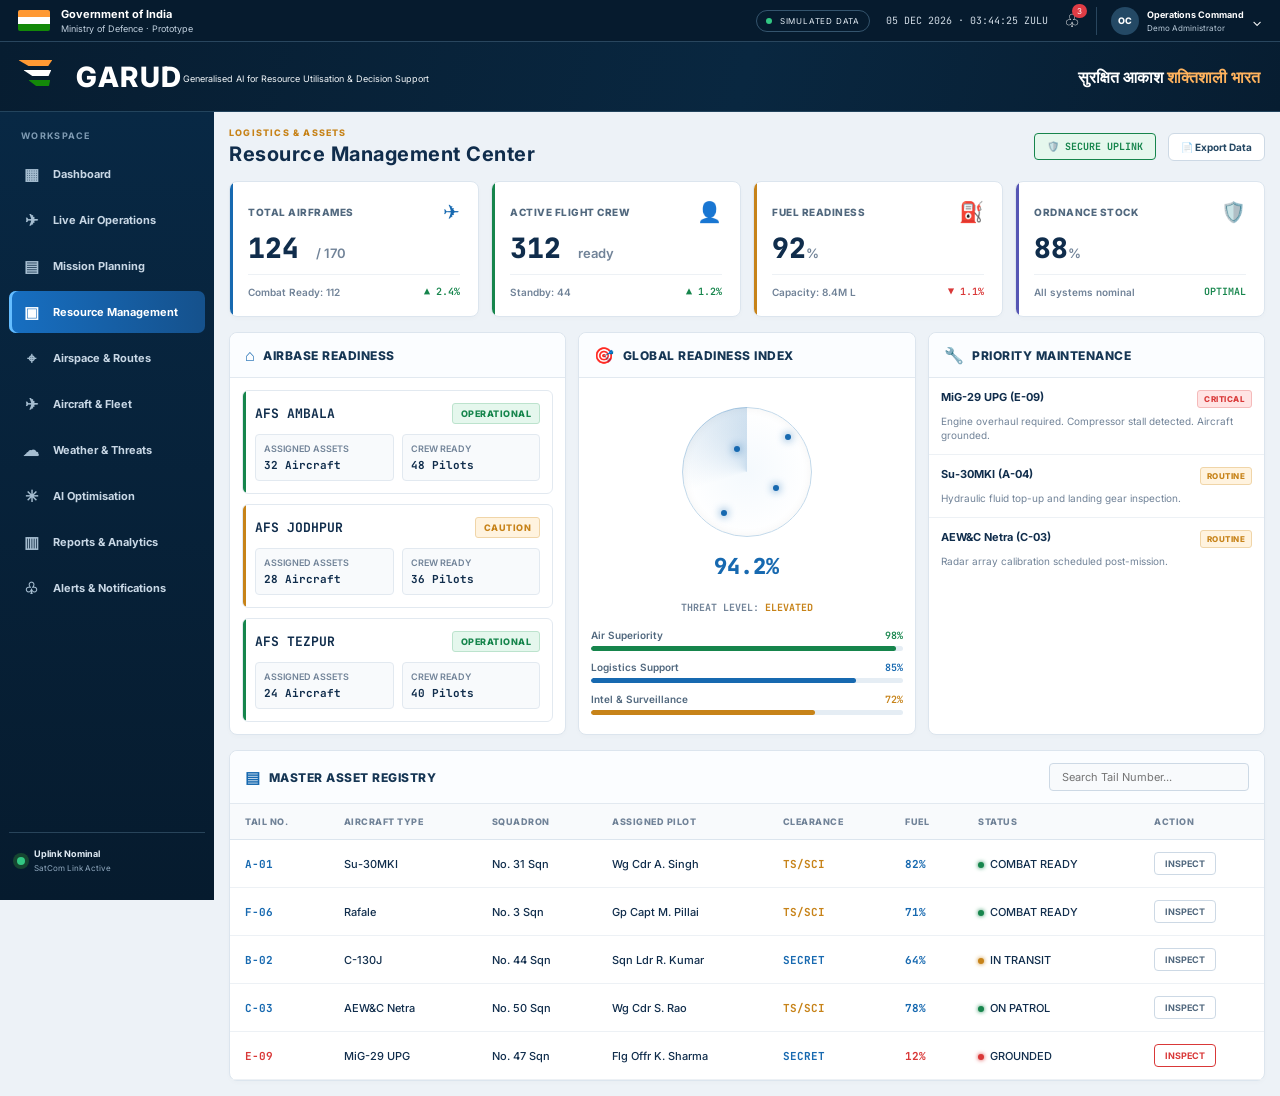
<file: resource.html>
<!DOCTYPE html>
<html lang="en">
<head>
<meta charset="UTF-8">
<meta name="viewport" content="width=device-width, initial-scale=1.0">
<title>GARUD AI | Resource Management</title>
<link rel="preconnect" href="https://fonts.googleapis.com">
<link href="https://fonts.googleapis.com/css2?family=Inter:wght@400;500;600;700;800&family=JetBrains+Mono:wght@500;700;800&display=swap" rel="stylesheet">
<style>
/* --- Light Theme Variables --- */
:root {
  --navy: #061b2e; --navy2: #0a2b46; --blue: #1769b0; --ink: #102b46; 
  --muted: #718398; --line: #dce5ed; --bg: #edf2f7; --green: #16854c; 
  --amber: #c78319; --red: #d93838;
  --mono: 'JetBrains Mono', monospace;
}
* { box-sizing: border-box; margin: 0; padding: 0; }
body { font-family: 'Inter', Arial, sans-serif; background: var(--bg); color: var(--ink); font-size: 13px; }
button, input, select { font: inherit; outline: none; }
button { cursor: pointer; }
a { text-decoration: none; }

/* --- Topbar & Header --- */
.topbar { height: 42px; background: #061b2e; color: #fff; display: flex; align-items: center; justify-content: space-between; padding: 0 18px; border-bottom: 1px solid #29465e; gap: 14px; position: sticky; top: 0; z-index: 2000; }
.gov-brand, .top-actions, .profile, .brand-lockup, .brand-title, .brand-centre, .panel-title, .heading-actions { display: flex; align-items: center; }
.gov-brand { gap: 11px; min-width: 0; }
.flag { width: 32px; height: 21px; border-radius: 2px; overflow: hidden; display: flex; flex-direction: column; flex-shrink: 0; }
.flag i { flex: 1; } .flag i:nth-child(1) { background: #ff9933; } .flag i:nth-child(2) { background: #fff; } .flag i:nth-child(3) { background: #138808; }
.gov-brand strong, .gov-brand span { display: block; }
.gov-brand strong { font-size: 11px; } .gov-brand span { font-size: 9px; color: #c1d0de; margin-top: 2px; }
.top-actions { gap: 16px; }
.demo-pill { border: 1px solid #34546d; border-radius: 18px; padding: 5px 9px; font-size: 8px; letter-spacing: .8px; white-space: nowrap; color: #e4edf5; }
.demo-pill b { display: inline-block; width: 6px; height: 6px; background: #32c783; border-radius: 50%; margin-right: 5px; animation: pulse 2s infinite; }
.top-date { font-size: 10px; color: #d0dbe5; white-space: nowrap; font-family: var(--mono); }
.icon-button { position: relative; border: 0; background: transparent; color: #fff; font-size: 18px; }
.icon-button em { position: absolute; right: -7px; top: -6px; background: #df3c45; border-radius: 10px; padding: 2px 5px; font-size: 8px; font-style: normal; }
.profile { gap: 8px; border-left: 1px solid #29465e; padding-left: 14px; }
.avatar { height: 28px; width: 28px; border-radius: 50%; display: grid; place-items: center; background: #244965; font-size: 9px; font-weight: 800; }
.profile strong, .profile small { display: block; white-space: nowrap; }
.profile strong { font-size: 9px; } .profile small { font-size: 8px; color: #b8c9d8; margin-top: 3px; }

.brand-header { min-height: 70px; background: linear-gradient(105deg, #071d31 0%, #092740 58%, #071d31 100%); color: white; display: flex; align-items: center; justify-content: space-between; padding: 0 20px; border-bottom: 1px solid #23445d; position: sticky; top: 42px; z-index: 1999; }
.brand-centre { gap: 12px; }
.garud-emblem { width: 44px; height: 38px; position: relative; display: grid; place-items: center; }
.garud-emblem .wing { position: absolute; left: 0; top: 2px; width: 34px; height: 6px; background: #ff9933; transform: skewX(30deg); clip-path: polygon(0 0, 100% 0, 78% 100%, 20% 100%); }
.garud-emblem .wing.w2 { top: 12px; background: #fff; width: 28px; left: 5px; }
.garud-emblem .wing.w3 { top: 22px; background: #138808; width: 22px; left: 10px; }
.brand-title h1 { font-size: 28px; font-weight: 800; letter-spacing: 1.6px; color: #fff; line-height: 1; }
.brand-title .full-form { font-size: 9px; color: #f1f5f8; margin-top: 3px; }
.motto { text-align: right; }
.motto strong { font-size: 16px; color: #fff; }
.motto .saffron { color: #ffb35e; }

/* --- App Shell & Sidebar --- */
.app-shell { display: flex; min-height: calc(100vh - 112px); }
.sidebar { width: 214px; flex-shrink: 0; background: linear-gradient(180deg, #082844, #061b2e); color: #c7d5e3; padding: 15px 9px 12px; display: flex; flex-direction: column; position: sticky; top: 112px; height: calc(100vh - 112px); overflow-y: auto; }
.sidebar-label { font-size: 9px; letter-spacing: 1.3px; color: #7f9bb3; padding: 3px 12px 12px; font-weight: 700; }
.nav-item { width: 100%; border: 0; background: transparent; color: #c8d7e5; display: flex; align-items: center; gap: 12px; text-align: left; padding: 11px 12px; border-radius: 7px; margin-bottom: 4px; font-size: 11px; transition: .18s; text-decoration: none; font-weight: 700; }
.nav-item:hover { background: #123c5e; color: #fff; }
.nav-item.active { background: linear-gradient(90deg, #176fc2, #15518c); color: #fff; box-shadow: inset 3px 0 #65bdff; }
.nav-icon { width: 20px; text-align: center; font-size: 16px; color: #a5bdd0; flex-shrink: 0; }
.nav-item.active .nav-icon { color: #fff; }
.sidebar-bottom { margin-top: auto; padding-top: 20px; }
.side-status { display: flex; align-items: center; gap: 9px; border-top: 1px solid #28445a; padding: 15px 8px; }
.pulse { width: 8px; height: 8px; background: #32c783; border-radius: 50%; box-shadow: 0 0 0 4px #164631; flex-shrink: 0; animation: pulse 2s infinite; }
.side-status b { font-size: 9px; color: #e2edf6; display: block; }
.side-status small { font-size: 8px; color: #91a9bf; margin-top: 4px; display: block; }

/* --- Main Content --- */
.main-content { flex: 1; min-width: 0; padding: 15px; display: flex; flex-direction: column; gap: 15px; background: #edf2f7; }
.page-heading { display: flex; align-items: center; justify-content: space-between; }
.eyebrow { font-size: 9px; font-weight: 800; letter-spacing: 1.2px; color: var(--amber); margin-bottom: 4px; }
.page-heading h2 { font-size: 20px; color: #102d4c; letter-spacing: 0.5px; }
.heading-actions { display: flex; gap: 12px; align-items: center; }
.secure-badge { display: flex; align-items: center; gap: 8px; font-family: var(--mono); font-size: 10px; color: var(--green); border: 1px solid var(--green); padding: 6px 12px; border-radius: 4px; background: #e5f7ed; font-weight: 700; }
.btn-outline { background: #fff; border: 1px solid #cdd9e5; color: #254864; padding: 7px 12px; border-radius: 6px; font-size: 10px; font-weight: 700; transition: 0.2s; }
.btn-outline:hover { background: #f3f8fc; border-color: var(--blue); color: var(--blue); }

/* --- KPI Row --- */
.kpi-grid { display: grid; grid-template-columns: repeat(4, 1fr); gap: 12px; }
.kpi-card { background: #fff; border: 1px solid #dce5ee; border-radius: 8px; padding: 18px; display: flex; flex-direction: column; box-shadow: 0 2px 5px rgba(0,0,0,0.02); position: relative; overflow: hidden; cursor: pointer; transition: 0.2s; }
.kpi-card:hover { transform: translateY(-2px); box-shadow: 0 8px 20px rgba(13,43,69,0.08); border-color: #b0cde8; }
.kpi-card::before { content: ''; position: absolute; left: 0; top: 0; bottom: 0; width: 3px; }
.kpi-card.blue::before { background: var(--blue); }
.kpi-card.green::before { background: var(--green); }
.kpi-card.amber::before { background: var(--amber); }
.kpi-card.violet::before { background: #5656b4; }
.kpi-header { display: flex; justify-content: space-between; align-items: center; margin-bottom: 10px; }
.kpi-title { font-size: 10px; font-weight: 800; color: #51687e; text-transform: uppercase; letter-spacing: 0.5px; }
.kpi-icon { font-size: 20px; }
.kpi-card.blue .kpi-icon { color: var(--blue); }
.kpi-card.green .kpi-icon { color: var(--green); }
.kpi-card.amber .kpi-icon { color: var(--amber); }
.kpi-card.violet .kpi-icon { color: #5656b4; }
.kpi-value { font-size: 28px; font-family: var(--mono); font-weight: 800; color: #102d4c; line-height: 1; }
.kpi-value span { font-size: 13px; color: #718398; font-family: 'Inter', sans-serif; font-weight: 600; }
.kpi-footer { display: flex; justify-content: space-between; align-items: center; margin-top: 12px; border-top: 1px solid #edf1f5; padding-top: 10px; font-size: 10px; color: #718398; font-weight: 600; }
.trend-up { color: var(--green); font-family: var(--mono); }
.trend-down { color: var(--red); font-family: var(--mono); }

/* --- Operational Grid --- */
.ops-layout { display: grid; grid-template-columns: 1fr 1fr 1fr; gap: 12px; }
.panel { background: #fff; border: 1px solid #dce5ee; border-radius: 8px; display: flex; flex-direction: column; box-shadow: 0 2px 5px rgba(0,0,0,0.02); }
.panel-header { padding: 12px 15px; border-bottom: 1px solid #e2e9f0; display: flex; justify-content: space-between; align-items: center; background: #fbfdff; border-radius: 8px 8px 0 0; }
.panel-title { font-size: 12px; font-weight: 800; color: #163654; text-transform: uppercase; letter-spacing: 0.5px; display: flex; align-items: center; gap: 8px; }
.panel-title i { color: var(--blue); font-style: normal; font-size: 16px; }
.panel-body { padding: 12px; flex: 1; display: flex; flex-direction: column; }

/* --- Visual Base Cards --- */
.base-card { border: 1px solid #e2e9f0; border-radius: 6px; padding: 12px; margin-bottom: 10px; background: #fff; cursor: pointer; transition: 0.2s; position: relative; overflow: hidden; }
.base-card:hover { border-color: var(--blue); background: #f8fafc; }
.base-card::before { content: ''; position: absolute; left: 0; top: 0; bottom: 0; width: 3px; }
.base-card.ok::before { background: var(--green); }
.base-card.warning::before { background: var(--amber); }
.base-card:last-child { margin-bottom: 0; }
.base-top { display: flex; justify-content: space-between; align-items: center; margin-bottom: 10px; }
.base-top h4 { font-size: 13px; color: #102d4c; font-family: var(--mono); }
.base-status { font-size: 9px; font-weight: 800; padding: 4px 8px; border-radius: 3px; letter-spacing: 0.5px; }
.base-status.green { background: #e5f7ed; color: var(--green); border: 1px solid #bce3cd; }
.base-status.amber { background: #fff3df; color: var(--amber); border: 1px solid #f0d5a8; }
.base-stats { display: grid; grid-template-columns: 1fr 1fr; gap: 8px; }
.b-stat { background: #f8fafc; padding: 8px; border-radius: 4px; border: 1px solid #e2e9f0; }
.b-stat span { display: block; font-size: 9px; color: #718398; text-transform: uppercase; margin-bottom: 4px; font-weight: 600; }
.b-stat strong { display: block; font-size: 11px; color: #102d4c; font-family: var(--mono); }

/* --- Radar Readiness --- */
.radar-container { width: 130px; height: 130px; border-radius: 50%; border: 1px solid #c3d9ea; position: relative; margin: 10px auto 15px; background: radial-gradient(circle, #f4f9fd 0%, #fff 70%); box-shadow: inset 0 0 10px rgba(0,0,0,0.05); }
.radar-sweep { position: absolute; top: 50%; left: 50%; width: 130px; height: 130px; margin: -65px 0 0 -65px; border-radius: 50%; background: conic-gradient(from 0deg, transparent 70%, rgba(23, 105, 176, 0.2) 100%); animation: spin 3s linear infinite; }
.radar-dot { position: absolute; width: 6px; height: 6px; background: var(--blue); border-radius: 50%; box-shadow: 0 0 8px var(--blue); }
.radar-text { text-align: center; font-family: var(--mono); color: var(--blue); font-size: 22px; font-weight: 800; margin-bottom: 15px; }
.progress-track { width: 100%; margin-top: 15px; }
.progress-labels { display: flex; justify-content: space-between; font-size: 10px; color: #51687e; margin-bottom: 4px; font-weight: 600; }
.progress-track-inner { height: 5px; background: #e5edf4; border-radius: 10px; margin-bottom: 10px; overflow: hidden; }
.progress-track-inner div { height: 100%; border-radius: 10px; }

/* --- Maintenance List --- */
.maint-item { padding: 12px; border-bottom: 1px solid #edf1f5; cursor: pointer; transition: 0.2s; }
.maint-item:hover { background: #f8fafc; }
.maint-item:last-child { border-bottom: none; }
.maint-header { display: flex; justify-content: space-between; margin-bottom: 6px; }
.maint-header strong { font-size: 11px; color: #102d4c; }
.maint-tag { font-size: 8px; font-weight: 800; padding: 3px 6px; border-radius: 3px; letter-spacing: 0.5px; }
.maint-tag.critical { background: #ffe4e4; color: var(--red); border: 1px solid #f5baba; }
.maint-tag.routine { background: #fff3df; color: var(--amber); border: 1px solid #f0d5a8; }
.maint-desc { font-size: 10px; color: #718398; line-height: 1.4; }

/* --- Master Asset Table --- */
.table-wrap { overflow-x: auto; }
.data-table { width: 100%; border-collapse: collapse; text-align: left; }
.data-table th { background: #f8fafc; font-size: 9px; color: #718398; text-transform: uppercase; padding: 12px 15px; border-bottom: 1px solid #dce5ee; font-weight: 800; letter-spacing: 0.5px; }
.data-table td { padding: 12px 15px; border-bottom: 1px solid #edf1f5; font-size: 11px; color: #102d4c; font-weight: 500; cursor: pointer; transition: 0.2s; }
.data-table tr:hover td { background: #f4f9fd; }
.data-table td.mono { font-family: var(--mono); font-weight: 700; color: var(--blue); }
.status-dot { display: inline-block; width: 6px; height: 6px; border-radius: 50%; margin-right: 6px; }
.sd-green { background: var(--green); box-shadow: 0 0 4px var(--green); }
.sd-amber { background: var(--amber); box-shadow: 0 0 4px var(--amber); }
.sd-red { background: var(--red); box-shadow: 0 0 4px var(--red); }
.btn-table { background: #fff; border: 1px solid #cdd9e5; padding: 5px 10px; border-radius: 4px; font-size: 9px; font-weight: 700; color: #51687e; transition: 0.2s; }
.btn-table:hover { background: var(--blue); color: #fff; border-color: var(--blue); }

/* --- Modals --- */
.modal-overlay { position: fixed; inset: 0; background: rgba(6,27,46,0.6); backdrop-filter: blur(2px); z-index: 3000; display: flex; align-items: center; justify-content: center; opacity: 0; pointer-events: none; transition: 0.2s; }
.modal-overlay.show { opacity: 1; pointer-events: auto; }
.modal-content { background: #fff; border-radius: 10px; width: 90%; max-width: 650px; max-height: 85vh; overflow-y: auto; box-shadow: 0 20px 50px rgba(0,0,0,0.2); transform: translateY(20px); transition: 0.2s; border: 1px solid #dce5ee; }
.modal-overlay.show .modal-content { transform: translateY(0); }
.modal-header { padding: 15px 20px; border-bottom: 1px solid #dce5ee; display: flex; justify-content: space-between; align-items: center; background: #fbfdff; border-radius: 10px 10px 0 0; }
.modal-header h3 { font-size: 16px; color: #102d4c; font-family: var(--mono); display: flex; align-items: center; gap: 8px; }
.modal-close { font-size: 22px; color: #718398; cursor: pointer; transition: 0.2s; border: none; background: none; }
.modal-close:hover { color: var(--red); }
.modal-body { padding: 20px; }
.modal-grid { display: grid; grid-template-columns: 1fr 1fr; gap: 20px; }
.modal-section-title { font-size: 11px; color: var(--blue); font-weight: 800; text-transform: uppercase; margin-bottom: 10px; border-bottom: 1px solid #dce5ee; padding-bottom: 5px; letter-spacing: 0.5px; }
.modal-item { display: flex; justify-content: space-between; padding: 8px 0; border-bottom: 1px dashed #e2e9f0; font-size: 12px; }
.modal-item span { color: #718398; font-weight: 500; }
.modal-item strong { color: #102d4c; font-family: var(--mono); }
.modal-actions { display: flex; gap: 10px; margin-top: 20px; border-top: 1px solid #dce5ee; padding-top: 15px; }
.btn-action { flex: 1; padding: 10px; background: #f8fafc; border: 1px solid #cdd9e5; color: #102d4c; border-radius: 6px; font-weight: 700; font-size: 11px; transition: 0.2s; }
.btn-action:hover { background: var(--navy); color: #fff; border-color: var(--navy); }
.btn-danger { border-color: #f5baba; color: var(--red); background: #ffe4e4; }
.btn-danger:hover { background: var(--red); color: #fff; border-color: var(--red); }

@keyframes pulse { 0% { opacity: 1; } 50% { opacity: 0.4; } 100% { opacity: 1; } }
@keyframes spin { 100% { transform: rotate(360deg); } }
::-webkit-scrollbar { width: 6px; height: 6px; }
::-webkit-scrollbar-track { background: transparent; }
::-webkit-scrollbar-thumb { background: #b0cde8; border-radius: 10px; }
::-webkit-scrollbar-thumb:hover { background: #8faec7; }
</style>
</head>
<body>

<!-- Topbar -->
<div class="topbar">
  <div class="gov-brand">
    <div class="flag"><i></i><i></i><i></i></div>
    <div><strong>Government of India</strong><span>Ministry of Defence · Prototype</span></div>
  </div>
  <div class="top-actions">
    <span class="demo-pill"><b></b> SIMULATED DATA</span>
    <span class="top-date" id="currentDate"></span>
    <button class="icon-button" title="Notifications" onclick="openModal('Notification Log', '3 Priority alerts:<br><br>1. <span style=\'color:var(--red); font-weight:bold;\'>CRITICAL:</span> MiG-29 (E-09) grounded.<br>2. <span style=\'color:var(--amber); font-weight:bold;\'>WARNING:</span> AFS Jodhpur fuel below 70%.<br>3. <span style=\'color:var(--blue); font-weight:bold;\'>INFO:</span> 4 pilots pending medical clearance.')">♧<em>3</em></button>
    <div class="profile">
      <div class="avatar">OC</div>
      <div><strong>Operations Command</strong><small>Demo Administrator</small></div>
      <span>⌄</span>
    </div>
  </div>
</div>

<!-- Brand Header -->
<header class="brand-header">
  <div class="brand-centre">
    <div class="garud-emblem"><i class="wing"></i><i class="wing w2"></i><i class="wing w3"></i></div>
    <div class="brand-title"><h1>GARUD <span></span></h1><p class="full-form">Generalised AI for Resource Utilisation &amp; Decision Support</p></div>
  </div>
  <div class="motto"><strong>सुरक्षित आकाश</strong> <strong class="saffron">शक्तिशाली भारत</strong></div>
</header>

<div class="app-shell">
  <!-- Sidebar -->
  <aside class="sidebar">
    <div class="sidebar-label">WORKSPACE</div>
    <a href="index.html" class="nav-item"><span class="nav-icon">▦</span>Dashboard</a>
    <a href="live-operations.html" class="nav-item"><span class="nav-icon">✈</span>Live Air Operations</a>
    <a href="mission-planning.html" class="nav-item"><span class="nav-icon">▤</span>Mission Planning</a>
    <a href="resource-management.html" class="nav-item active"><span class="nav-icon">▣</span>Resource Management</a>
    <a href="airspace-routes.html" class="nav-item"><span class="nav-icon">⌖</span>Airspace &amp; Routes</a>
    <a href="aircraft-fleet.html" class="nav-item"><span class="nav-icon">✈</span>Aircraft &amp; Fleet</a>
    <a href="weatherwatch-live.html" class="nav-item"><span class="nav-icon">☁</span>Weather &amp; Threats</a>
    <a href="aioptimize.html" class="nav-item"><span class="nav-icon">✳</span>AI Optimisation</a>
    <a href="reports-analytics.html" class="nav-item"><span class="nav-icon">▥</span>Reports &amp; Analytics</a>
    <a href="alerts-notifications.html" class="nav-item"><span class="nav-icon">♧</span>Alerts &amp; Notifications</a>
    <div class="sidebar-bottom">
      <div class="side-status">
        <span class="pulse"></span>
        <div><b>Uplink Nominal</b><small>SatCom Link Active</small></div>
      </div>
    </div>
  </aside>

  <!-- Main Content -->
  <main class="main-content">
    <div class="page-heading">
      <div>
        <p class="eyebrow">LOGISTICS & ASSETS</p>
        <h2>Resource Management Center</h2>
      </div>
      <div class="heading-actions">
        <div class="secure-badge">🛡️ SECURE UPLINK</div>
        <button class="btn-outline" onclick="openModal('System Report Generation', 'Generating encrypted CSV report for Ministry of Defence...<br><br><span style=\'color:var(--green); font-weight:bold;\'>STATUS: FILE READY</span><br>Download Link: <span style=\'color:var(--blue); text-decoration:underline; cursor:pointer;\'>mdo_res_log_2026.csv</span>')">📄 Export Data</button>
      </div>
    </div>

    <!-- KPI Grid -->
    <div class="kpi-grid">
      <div class="kpi-card blue" onclick="openModal('Airframe Allocation', '<div class=\'modal-section-title\'>Active Airframes</div><div class=\'modal-item\'><span>Fighter Jets (Su-30MKI, Rafale, Tejas)</span><strong>78</strong></div><div class=\'modal-item\'><span>Transport (C-17, C-130, Chinook)</span><strong>24</strong></div><div class=\'modal-item\'><span>Surveillance (Netra, P-8I)</span><strong>14</strong></div><div class=\'modal-item\'><span>Trainers (Hawk Mk132)</span><strong>8</strong></div><div class=\'modal-item\'><span>Reserve / Maintenance</span><strong style=\'color:var(--amber);\'>46</strong></div>')">
        <div class="kpi-header"><span class="kpi-title">Total Airframes</span><span class="kpi-icon">✈</span></div>
        <div class="kpi-value">124 <span>/ 170</span></div>
        <div class="kpi-footer"><span>Combat Ready: 112</span><span class="trend-up">▲ 2.4%</span></div>
      </div>
      
      <div class="kpi-card green" onclick="openModal('Flight Crew Status', '<div class=\'modal-section-title\'>Pilot Roster</div><div class=\'modal-item\'><span>Fighter Pilots</span><strong>120</strong></div><div class=\'modal-item\'><span>Transport Pilots</span><strong>80</strong></div><div class=\'modal-item\'><span>Helicopter Pilots</span><strong>68</strong></div><div class=\'modal-item\'><span>Weapon System Operators</span><strong>44</strong></div><div class=\'modal-item\'><span>On Medical Leave</span><strong style=\'color:var(--red);\'>12</strong></div>')">
        <div class="kpi-header"><span class="kpi-title">Active Flight Crew</span><span class="kpi-icon">👤</span></div>
        <div class="kpi-value">312 <span>ready</span></div>
        <div class="kpi-footer"><span>Standby: 44</span><span class="trend-up">▲ 1.2%</span></div>
      </div>

      <div class="kpi-card amber" onclick="openModal('Fuel & Logistics', '<div class=\'modal-section-title\'>Aviation Fuel (AVTUR)</div><div class=\'modal-item\'><span>AFS Ambala Reserves</span><strong>95%</strong></div><div class=\'modal-item\'><span>AFS Jodhpur Reserves</span><strong style=\'color:var(--amber);\'>68%</strong></div><div class=\'modal-item\'><span>AFS Tezpur Reserves</span><strong>88%</strong></div><div class=\'modal-item\'><span>AFS Pune Reserves</span><strong>92%</strong></div><div class=\'modal-item\'><span>Total Strategic Reserve</span><strong>8.4 Million L</strong></div>')">
        <div class="kpi-header"><span class="kpi-title">Fuel Readiness</span><span class="kpi-icon">⛽</span></div>
        <div class="kpi-value">92<span>%</span></div>
        <div class="kpi-footer"><span>Capacity: 8.4M L</span><span class="trend-down">▼ 1.1%</span></div>
      </div>

      <div class="kpi-card violet" onclick="openModal('Ordnance & Armament', '<div class=\'modal-section-title\'>Weapon Systems Inventory</div><div class=\'modal-item\'><span>Air-to-Air Missiles (Astra, MICA)</span><strong>420 units</strong></div><div class=\'modal-item\'><span>Air-to-Ground (BrahMos, Spice)</span><strong>180 units</strong></div><div class=\'modal-item\'><span>Precision Guided Bombs</span><strong>850 units</strong></div><div class=\'modal-item\'><span>Status</span><strong style=\'color:var(--green);\'>FULLY ARMED</strong></div>')">
        <div class="kpi-header"><span class="kpi-title">Ordnance Stock</span><span class="kpi-icon">🛡️</span></div>
        <div class="kpi-value">88<span>%</span></div>
        <div class="kpi-footer"><span>All systems nominal</span><span class="trend-up">OPTIMAL</span></div>
      </div>
    </div>

    <!-- Operational Layout -->
    <div class="ops-layout">
      
      <!-- Left: Base Readiness -->
      <div class="panel">
        <div class="panel-header"><div class="panel-title"><i>⌂</i> Airbase Readiness</div></div>
        <div class="panel-body">
          
          <div class="base-card ok" onclick="openModal('AFS Ambala - Base Report', '<div class=\'modal-grid\'><div><div class=\'modal-section-title\'>Overview</div><div class=\'modal-item\'><span>Squadrons</span><strong>No. 3, No. 31</strong></div><div class=\'modal-item\'><span>Runway Status</span><strong style=\'color:var(--green);\'>OPERATIONAL</strong></div><div class=\'modal-item\'><span>Air Traffic</span><strong>NORMAL</strong></div></div><div><div class=\'modal-section-title\'>Logistics</div><div class=\'modal-item\'><span>Fuel Level</span><strong style=\'color:var(--green);\'>95%</strong></div><div class=\'modal-item\'><span>Ordnance</span><strong>100%</strong></div><div class=\'modal-item\'><span>Ground Support</span><strong>12 Teams</strong></div></div></div>')">
            <div class="base-top"><h4>AFS AMBALA</h4><span class="base-status green">OPERATIONAL</span></div>
            <div class="base-stats">
              <div class="b-stat"><span>Assigned Assets</span><strong>32 Aircraft</strong></div>
              <div class="b-stat"><span>Crew Ready</span><strong>48 Pilots</strong></div>
            </div>
          </div>

          <div class="base-card warning" onclick="openModal('AFS Jodhpur - Base Report', '<div class=\'modal-grid\'><div><div class=\'modal-section-title\'>Overview</div><div class=\'modal-item\'><span>Squadrons</span><strong>No. 10, No. 17</strong></div><div class=\'modal-item\'><span>Runway Status</span><strong style=\'color:var(--green);\'>OPERATIONAL</strong></div><div class=\'modal-item\'><span>Air Traffic</span><strong>NORMAL</strong></div></div><div><div class=\'modal-section-title\'>Logistics</div><div class=\'modal-item\'><span>Fuel Level</span><strong style=\'color:var(--amber);\'>68% (LOW)</strong></div><div class=\'modal-item\'><span>Ordnance</span><strong>85%</strong></div><div class=\'modal-item\'><span>Ground Support</span><strong>8 Teams</strong></div></div></div>')">
            <div class="base-top"><h4>AFS JODHPUR</h4><span class="base-status amber">CAUTION</span></div>
            <div class="base-stats">
              <div class="b-stat"><span>Assigned Assets</span><strong>28 Aircraft</strong></div>
              <div class="b-stat"><span>Crew Ready</span><strong>36 Pilots</strong></div>
            </div>
          </div>

          <div class="base-card ok" onclick="openModal('AFS Tezpur - Base Report', '<div class=\'modal-grid\'><div><div class=\'modal-section-title\'>Overview</div><div class=\'modal-item\'><span>Squadrons</span><strong>No. 2, No. 102</strong></div><div class=\'modal-item\'><span>Runway Status</span><strong style=\'color:var(--green);\'>OPERATIONAL</strong></div><div class=\'modal-item\'><span>Air Traffic</span><strong>NORMAL</strong></div></div><div><div class=\'modal-section-title\'>Logistics</div><div class=\'modal-item\'><span>Fuel Level</span><strong style=\'color:var(--green);\'>88%</strong></div><div class=\'modal-item\'><span>Ordnance</span><strong>90%</strong></div><div class=\'modal-item\'><span>Ground Support</span><strong>10 Teams</strong></div></div></div>')">
            <div class="base-top"><h4>AFS TEZPUR</h4><span class="base-status green">OPERATIONAL</span></div>
            <div class="base-stats">
              <div class="b-stat"><span>Assigned Assets</span><strong>24 Aircraft</strong></div>
              <div class="b-stat"><span>Crew Ready</span><strong>40 Pilots</strong></div>
            </div>
          </div>

        </div>
      </div>

      <!-- Middle: Radar Readiness -->
      <div class="panel">
        <div class="panel-header"><div class="panel-title"><i>🎯</i> Global Readiness Index</div></div>
        <div class="panel-body" style="align-items:center; justify-content:center;">
          <div class="radar-container">
            <div class="radar-sweep"></div>
            <div class="radar-dot" style="top: 30%; left: 40%;"></div>
            <div class="radar-dot" style="top: 60%; left: 70%;"></div>
            <div class="radar-dot" style="top: 80%; left: 30%;"></div>
            <div class="radar-dot" style="top: 20%; left: 80%;"></div>
          </div>
          <div class="radar-text">94.2%</div>
          <p style="font-size:10px; color:var(--muted); text-align:center; margin-top:5px; font-family:var(--mono); font-weight:700;">THREAT LEVEL: <span style="color:var(--amber);">ELEVATED</span></p>
          
          <div class="progress-track">
            <div class="progress-labels"><span>Air Superiority</span><span style="color:var(--green); font-family:var(--mono);">98%</span></div>
            <div class="progress-track-inner"><div style="width:98%; background:var(--green);"></div></div>
            
            <div class="progress-labels"><span>Logistics Support</span><span style="color:var(--blue); font-family:var(--mono);">85%</span></div>
            <div class="progress-track-inner"><div style="width:85%; background:var(--blue);"></div></div>
            
            <div class="progress-labels"><span>Intel & Surveillance</span><span style="color:var(--amber); font-family:var(--mono);">72%</span></div>
            <div class="progress-track-inner" style="margin-bottom:0;"><div style="width:72%; background:var(--amber);"></div></div>
          </div>
        </div>
      </div>

      <!-- Right: Maintenance -->
      <div class="panel">
        <div class="panel-header"><div class="panel-title"><i>🔧</i> Priority Maintenance</div></div>
        <div class="panel-body" style="padding:0;">
          
          <div class="maint-item" onclick="openModal('Work Order: MiG-29 (E-09)', '<div class=\'modal-item\'><span>Aircraft</span><strong>MiG-29 UPG</strong></div><div class=\'modal-item\'><span>Tail Number</span><strong>E-09</strong></div><div class=\'modal-item\'><span>Issue</span><strong style=\'color:var(--red);\'>Compressor Stall</strong></div><div class=\'modal-item\'><span>Assigned Crew</span><strong>Tech Sqn 4</strong></div><div class=\'modal-item\'><span>Status</span><strong style=\'color:var(--red);\'>GROUNDED</strong></div><div class=\'modal-item\'><span>Est. Completion</span><strong>48 Hours</strong></div><br><button class=\'btn-action\' onclick=\'alert(\'Authorization Required: Level 5 Clearance.\')\'>AUTHORIZE EXPEDITED REPAIR</button>')">
            <div class="maint-header">
              <strong>MiG-29 UPG (E-09)</strong>
              <span class="maint-tag critical">CRITICAL</span>
            </div>
            <p class="maint-desc">Engine overhaul required. Compressor stall detected. Aircraft grounded.</p>
          </div>

          <div class="maint-item" onclick="openModal('Work Order: Su-30MKI (A-04)', '<div class=\'modal-item\'><span>Aircraft</span><strong>Su-30MKI</strong></div><div class=\'modal-item\'><span>Tail Number</span><strong>A-04</strong></div><div class=\'modal-item\'><span>Issue</span><strong style=\'color:var(--amber);\'>Hydraulic Leak</strong></div><div class=\'modal-item\'><span>Assigned Crew</span><strong>Tech Sqn 1</strong></div><div class=\'modal-item\'><span>Status</span><strong style=\'color:var(--amber);\'>IN HANGAR</strong></div><div class=\'modal-item\'><span>Est. Completion</span><strong>6 Hours</strong></div>')">
            <div class="maint-header">
              <strong>Su-30MKI (A-04)</strong>
              <span class="maint-tag routine">ROUTINE</span>
            </div>
            <p class="maint-desc">Hydraulic fluid top-up and landing gear inspection.</p>
          </div>

          <div class="maint-item" onclick="openModal('Work Order: AEW&C (C-03)', '<div class=\'modal-item\'><span>Aircraft</span><strong>AEW&C Netra</strong></div><div class=\'modal-item\'><span>Tail Number</span><strong>C-03</strong></div><div class=\'modal-item\'><span>Issue</span><strong style=\'color:var(--amber);\'>Radar Calibration</strong></div><div class=\'modal-item\'><span>Assigned Crew</span><strong>Tech Sqn 7</strong></div><div class=\'modal-item\'><span>Status</span><strong style=\'color:var(--blue);\'>SCHEDULED</strong></div><div class=\'modal-item\'><span>Est. Completion</span><strong>12 Hours</strong></div>')">
            <div class="maint-header">
              <strong>AEW&C Netra (C-03)</strong>
              <span class="maint-tag routine">ROUTINE</span>
            </div>
            <p class="maint-desc">Radar array calibration scheduled post-mission.</p>
          </div>

        </div>
      </div>

    </div>

    <!-- Bottom: Fleet Table -->
    <div class="panel">
      <div class="panel-header">
        <div class="panel-title"><i>▤</i> Master Asset Registry</div>
        <input type="text" placeholder="Search Tail Number..." style="background:#f8fafc; border:1px solid #cdd9e5; padding:6px 12px; border-radius:4px; font-size:11px; color:#102d4c; width:200px;">
      </div>
      <div class="table-wrap">
        <table class="data-table">
          <thead>
            <tr>
              <th>Tail No.</th>
              <th>Aircraft Type</th>
              <th>Squadron</th>
              <th>Assigned Pilot</th>
              <th>Clearance</th>
              <th>Fuel</th>
              <th>Status</th>
              <th>Action</th>
            </tr>
          </thead>
          <tbody>
            <tr onclick="openModal('Asset Deep Dive: A-01', '<div style=\'display:flex; gap:20px; margin-bottom:20px;\'><img src=\'https://images.unsplash.com/photo-1559163658-2758e0e82c55?auto=format&fit=crop&w=300&q=80\' style=\'width:200px; height:120px; object-fit:cover; border-radius:6px; border:1px solid #dce5ee;\'><div><h3 style=\'color:#102d4c; font-size:16px;\'>Sukhoi Su-30MKI</h3><p style=\'color:#718398; font-size:12px; margin-top:5px;\'>Air Superiority Fighter</p><p style=\'color:var(--green); font-size:12px; margin-top:5px; font-family:var(--mono); font-weight:700;\'>STATUS: COMBAT READY</p></div></div><div class=\'modal-grid\'><div><div class=\'modal-section-title\'>Specifications</div><div class=\'modal-item\'><span>Max Speed</span><strong>2,120 km/h</strong></div><div class=\'modal-item\'><span>Service Ceiling</span><strong>56,800 ft</strong></div><div class=\'modal-item\'><span>Combat Range</span><strong>1,500 km</strong></div></div><div><div class=\'modal-section-title\'>Current Loadout</div><div class=\'modal-item\'><span>Fuel</span><strong>82%</strong></div><div class=\'modal-item\'><span>Missiles</span><strong>6x Astra</strong></div><div class=\'modal-item\'><span>Pilot</span><strong>Wg Cdr A. Singh</strong></div></div></div>')">
              <td class="mono">A-01</td>
              <td>Su-30MKI</td>
              <td>No. 31 Sqn</td>
              <td>Wg Cdr A. Singh</td>
              <td><span style="font-family:var(--mono); color:var(--amber); font-weight:700;">TS/SCI</span></td>
              <td class="mono">82%</td>
              <td><span class="status-dot sd-green"></span>COMBAT READY</td>
              <td><button class="btn-table">INSPECT</button></td>
            </tr>
            <tr onclick="openModal('Asset Deep Dive: F-06', '<div style=\'display:flex; gap:20px; margin-bottom:20px;\'><img src=\'https://images.unsplash.com/photo-1559163658-2758e0e82c55?auto=format&fit=crop&w=300&q=80\' style=\'width:200px; height:120px; object-fit:cover; border-radius:6px; border:1px solid #dce5ee;\'><div><h3 style=\'color:#102d4c; font-size:16px;\'>Dassault Rafale</h3><p style=\'color:#718398; font-size:12px; margin-top:5px;\'>Omnirole Fighter</p><p style=\'color:var(--green); font-size:12px; margin-top:5px; font-family:var(--mono); font-weight:700;\'>STATUS: COMBAT READY</p></div></div><div class=\'modal-grid\'><div><div class=\'modal-section-title\'>Specifications</div><div class=\'modal-item\'><span>Max Speed</span><strong>1,912 km/h</strong></div><div class=\'modal-item\'><span>Service Ceiling</span><strong>50,000 ft</strong></div><div class=\'modal-item\'><span>Combat Range</span><strong>1,800 km</strong></div></div><div><div class=\'modal-section-title\'>Current Loadout</div><div class=\'modal-item\'><span>Fuel</span><strong>71%</strong></div><div class=\'modal-item\'><span>Missiles</span><strong>4x MICA</strong></div><div class=\'modal-item\'><span>Pilot</span><strong>Gp Capt M. Pillai</strong></div></div></div>')">
              <td class="mono">F-06</td>
              <td>Rafale</td>
              <td>No. 3 Sqn</td>
              <td>Gp Capt M. Pillai</td>
              <td><span style="font-family:var(--mono); color:var(--amber); font-weight:700;">TS/SCI</span></td>
              <td class="mono">71%</td>
              <td><span class="status-dot sd-green"></span>COMBAT READY</td>
              <td><button class="btn-table">INSPECT</button></td>
            </tr>
            <tr onclick="openModal('Asset Deep Dive: B-02', '<div style=\'display:flex; gap:20px; margin-bottom:20px;\'><img src=\'//images.forbesindia.com/blog/wp-content/uploads//media/images/2025/Jun/img_245826_rafel1-afp-bg.jpg?im=FitAndFill,width=1200,height=1200' style=\'width:200px; height:120px; object-fit:cover; border-radius:6px; border:1px solid #dce5ee;\'><div><h3 style=\'color:#102d4c; font-size:16px;\'>C-130J Super Hercules</h3><p style=\'color:#718398; font-size:12px; margin-top:5px;\'>Tactical Transport</p><p style=\'color:var(--amber); font-size:12px; margin-top:5px; font-family:var(--mono); font-weight:700;\'>STATUS: IN TRANSIT</p></div></div><div class=\'modal-grid\'><div><div class=\'modal-section-title\'>Specifications</div><div class=\'modal-item\'><span>Max Speed</span><strong>670 km/h</strong></div><div class=\'modal-item\'><span>Service Ceiling</span><strong>28,000 ft</strong></div><div class=\'modal-item\'><span>Cargo Capacity</span><strong>18 Tons</strong></div></div><div><div class=\'modal-section-title\'>Current Mission</div><div class=\'modal-item\'><span>Destination</span><strong>Leh Airbase</strong></div><div class=\'modal-item\'><span>Cargo</span><strong>Medical Supplies</strong></div><div class=\'modal-item\'><span>Pilot</span><strong>Sqn Ldr R. Kumar</strong></div></div></div>')">
              <td class="mono">B-02</td>
              <td>C-130J</td>
              <td>No. 44 Sqn</td>
              <td>Sqn Ldr R. Kumar</td>
              <td><span style="font-family:var(--mono); color:var(--blue); font-weight:700;">SECRET</span></td>
              <td class="mono">64%</td>
              <td><span class="status-dot sd-amber"></span>IN TRANSIT</td>
              <td><button class="btn-table">INSPECT</button></td>
            </tr>
            <tr onclick="openModal('Asset Deep Dive: C-03', '<div style=\'display:flex; gap:20px; margin-bottom:20px;\'><img src=\'https://images.unsplash.com/photo-1521727857535-28d2047c3b2d?auto=format&fit=crop&w=300&q=80\' style=\'width:200px; height:120px; object-fit:cover; border-radius:6px; border:1px solid #dce5ee;\'><div><h3 style=\'color:#102d4c; font-size:16px;\'>Embraer Netra AEW&C</h3><p style=\'color:#718398; font-size:12px; margin-top:5px;\'>Airborne Early Warning</p><p style=\'color:var(--green); font-size:12px; margin-top:5px; font-family:var(--mono); font-weight:700;\'>STATUS: ON PATROL</p></div></div><div class=\'modal-grid\'><div><div class=\'modal-section-title\'>Specifications</div><div class=\'modal-item\'><span>Max Speed</span><strong>780 km/h</strong></div><div class=\'modal-item\'><span>Radar Range</span><strong>450 km</strong></div><div class=\'modal-item\'><span>Endurance</span><strong>9 Hours</strong></div></div><div><div class=\'modal-section-title\'>Current Mission</div><div class=\'modal-item\'><span>Sector</span><strong>Eastern Border</strong></div><div class=\'modal-item\'><span>Fuel</span><strong>78%</strong></div><div class=\'modal-item\'><span>Operator</span><strong>Wg Cdr S. Rao</strong></div></div></div>')">
              <td class="mono">C-03</td>
              <td>AEW&C Netra</td>
              <td>No. 50 Sqn</td>
              <td>Wg Cdr S. Rao</td>
              <td><span style="font-family:var(--mono); color:var(--amber); font-weight:700;">TS/SCI</span></td>
              <td class="mono">78%</td>
              <td><span class="status-dot sd-green"></span>ON PATROL</td>
              <td><button class="btn-table">INSPECT</button></td>
            </tr>
            <tr onclick="openModal('Asset Deep Dive: E-09', '<div style=\'display:flex; gap:20px; margin-bottom:20px;\'><img src=\'https://images.unsplash.com/photo-1559163658-2758e0e82c55?auto=format&fit=crop&w=300&q=80\' style=\'width:200px; height:120px; object-fit:cover; border-radius:6px; border:1px solid var(--red); filter:grayscale(100%);\'><div><h3 style=\'color:var(--red); font-size:16px;\'>MiG-29 UPG</h3><p style=\'color:#718398; font-size:12px; margin-top:5px;\'>Air Superiority Fighter</p><p style=\'color:var(--red); font-size:12px; margin-top:5px; font-family:var(--mono); font-weight:700;\'>STATUS: GROUNDED</p></div></div><div class=\'modal-grid\'><div><div class=\'modal-section-title\'>Maintenance Alert</div><div class=\'modal-item\'><span>Issue</span><strong style=\'color:var(--red);\'>Compressor Stall</strong></div><div class=\'modal-item\'><span>Severity</span><strong style=\'color:var(--red);\'>CRITICAL</strong></div><div class=\'modal-item\'><span>Assigned Team</span><strong>Tech Sqn 4</strong></div></div><div><div class=\'modal-section-title\'>Asset Info</div><div class=\'modal-item\'><span>Squadron</span><strong>No. 47 Sqn</strong></div><div class=\'modal-item\'><span>Pilot</span><strong>Flg Offr K. Sharma</strong></div><div class=\'modal-item\'><span>Fuel</span><strong>12%</strong></div></div></div><br><button class=\'btn-action btn-danger\' onclick=\'alert(\'Redirecting to Maintenance Command...\')\'>VIEW MAINTENANCE WORK ORDER</button>')">
              <td class="mono" style="color:var(--red);">E-09</td>
              <td>MiG-29 UPG</td>
              <td>No. 47 Sqn</td>
              <td>Flg Offr K. Sharma</td>
              <td><span style="font-family:var(--mono); color:var(--blue); font-weight:700;">SECRET</span></td>
              <td class="mono" style="color:var(--red);">12%</td>
              <td><span class="status-dot sd-red"></span>GROUNDED</td>
              <td><button class="btn-table" style="border-color:var(--red); color:var(--red);">INSPECT</button></td>
            </tr>
          </tbody>
        </table>
      </div>
    </div>

  </main>
</div>

<!-- Modal Container -->
<div class="modal-overlay" id="infoModal">
  <div class="modal-content">
    <div class="modal-header">
      <h3 id="modalTitle">SYSTEM REPORT</h3>
      <button class="modal-close" onclick="closeModal()">×</button>
    </div>
    <div class="modal-body" id="modalBody">
      <!-- Dynamic Content Injected Here -->
    </div>
  </div>
</div>

<script>
document.addEventListener("DOMContentLoaded", () => {
  // Live Clock
  setInterval(() => {
    const now = new Date();
    const zulu = now.toISOString().split('T')[1].split('.')[0];
    const dateStr = now.toLocaleDateString('en-GB', { day: '2-digit', month: 'short', year: 'numeric' }).toUpperCase();
    document.getElementById("currentDate").textContent = `${dateStr} · ${zulu} ZULU`;
  }, 1000);
});

// Modal System
function openModal(title, content) {
  document.getElementById("modalTitle").textContent = title;
  document.getElementById("modalBody").innerHTML = content;
  document.getElementById("infoModal").classList.add("show");
}

function closeModal() {
  document.getElementById("infoModal").classList.remove("show");
}

// Close modal on outside click
document.getElementById("infoModal").addEventListener("click", (e) => {
  if (e.target.id === "infoModal") {
    closeModal();
  }
});
</script>
</body>
</html>
</file>
